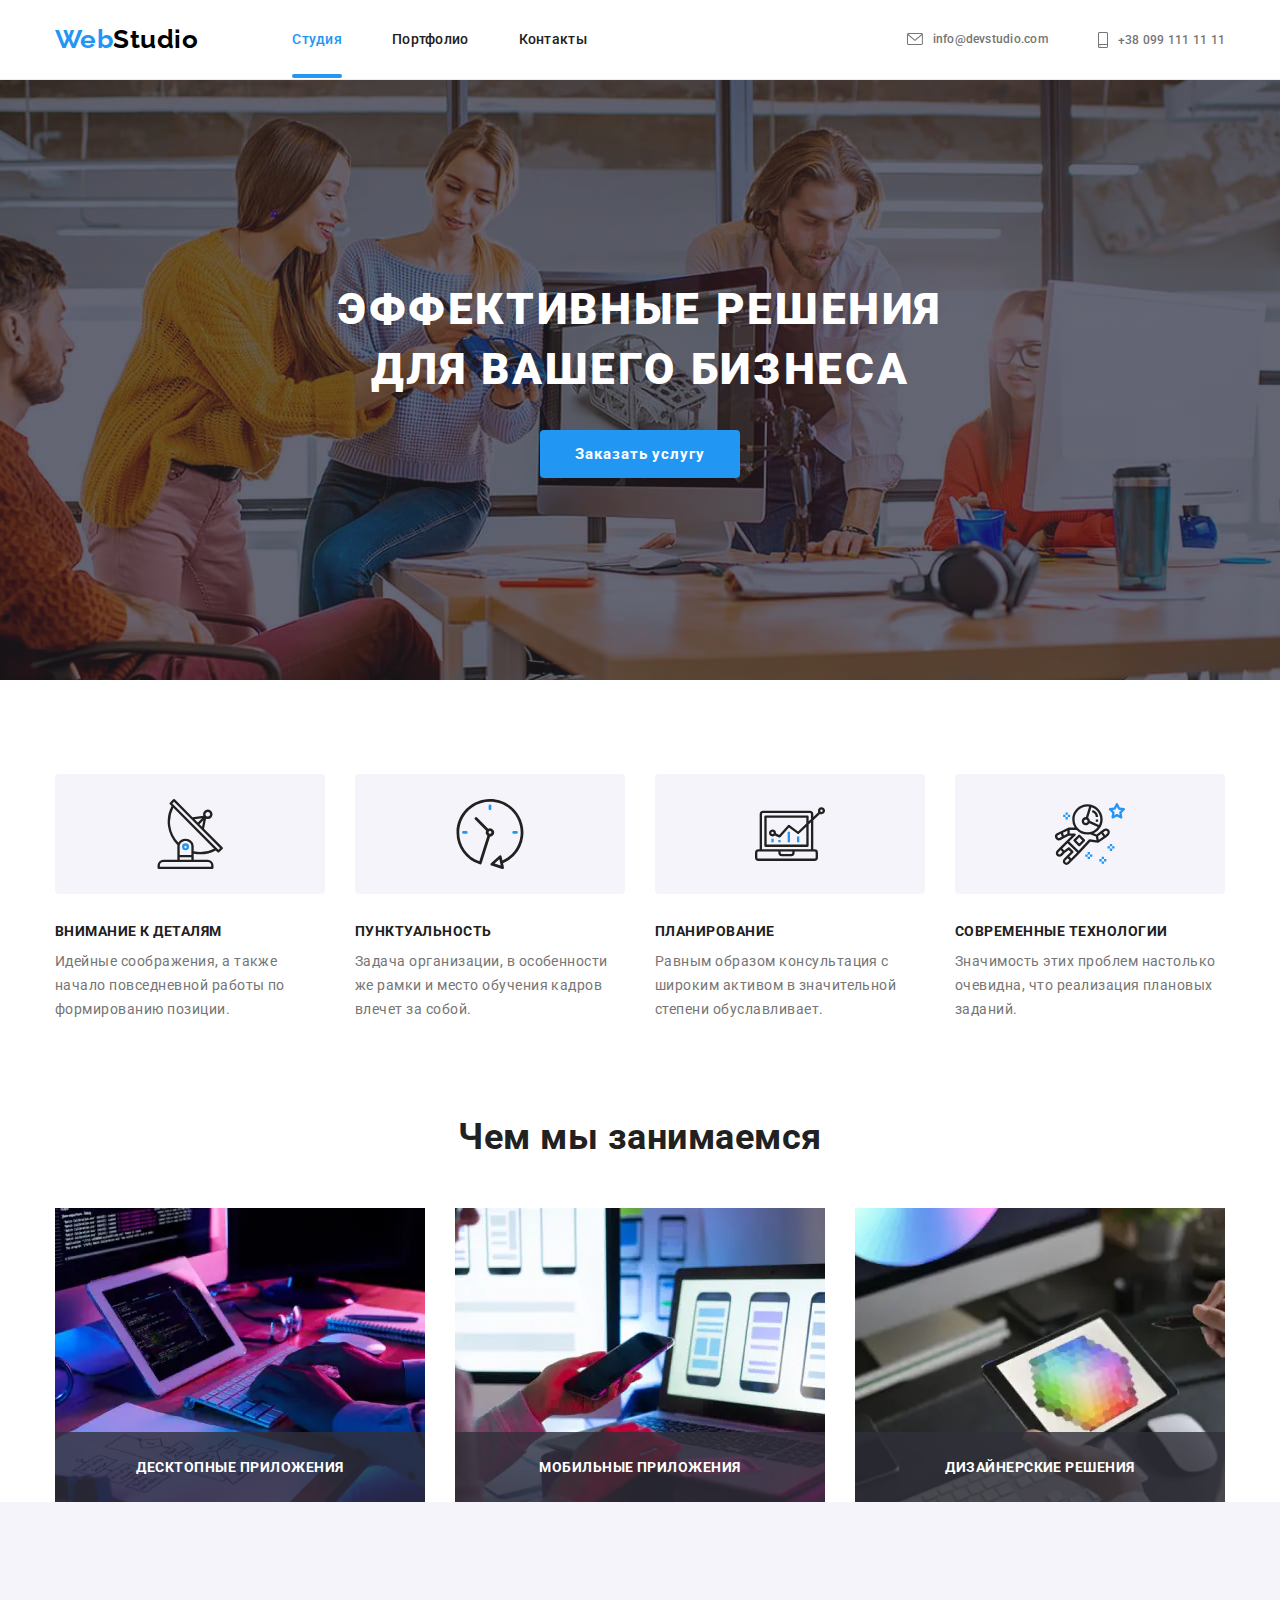
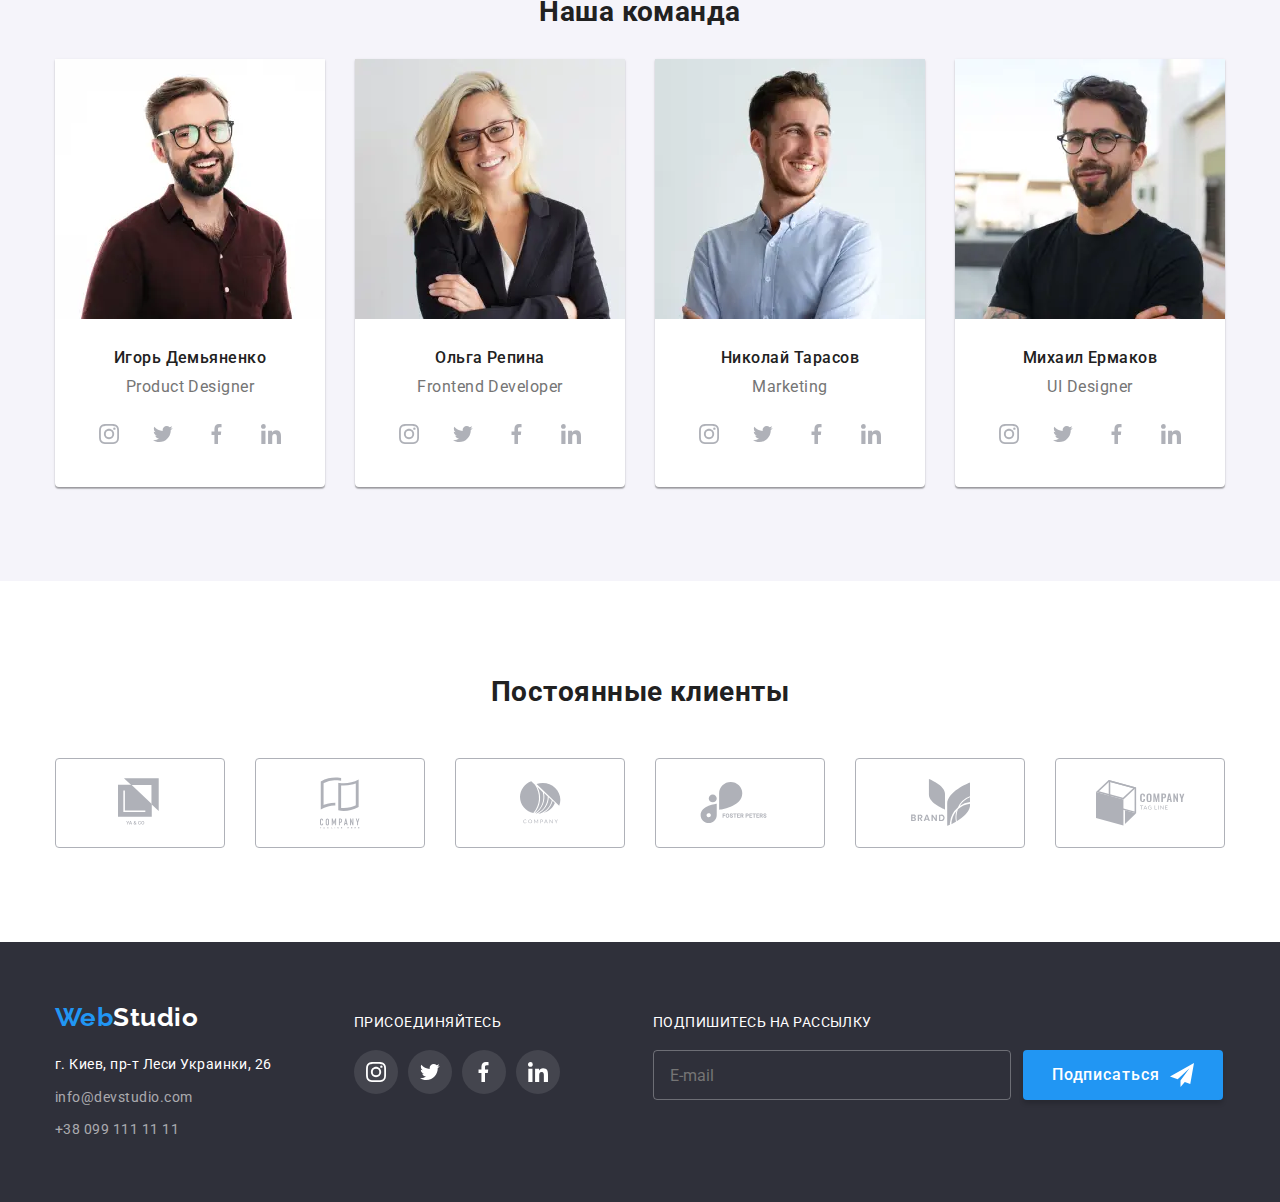
<file: index.html>
<!DOCTYPE html>
<html lang="ru">
<head>
    <meta charset="UTF-8">
    <meta name="viewport" content="width=device-width, initial-scale=1.0">
    <title>WebStudio|Студия</title>
    <link rel="stylesheet" href="https://cdnjs.cloudflare.com/ajax/libs/modern-normalize/1.0.0/modern-normalize.min.css">
    <link rel="stylesheet" href="./css/main.min.css">
    <link rel="preconnect" href="https://fonts.gstatic.com">
    <link href="https://fonts.googleapis.com/css2?family=Raleway:wght@700&family=Roboto:wght@400;500;700;900&display=swap"
    rel="stylesheet">
</head>
<body>
    <!-- header -->
    <header class="header">
        <div class="container">
            <a class="logo" href="./index.html">Web<span class="logo-studio-header">Studio</span></a>

            <div class="menu-mobile" data-menu>
                <nav class="nav">
                    <ul class="links">
                        <li class="item active"><a class="nav-link active-page" href="./index.html">Студия</a></li>
                        <li class="item"><a class="nav-link" href="./portfolio.html">Портфолио</a></li>
                        <li class="item"><a class="nav-link" href="./index.html">Контакты</a></li>
                    </ul>
                </nav>
                
                <ul class="contacts">
                    <li class="item">
                        <a class="contacts-header" href="mailto:info@example.com">
                            <svg class="icon-letter" width="16" height="12">
                                <use href="./images/all-svg-icons.svg#icon-letter"></use>
                            </svg>
                            info@devstudio.com
                        </a>
                    </li>
                    <li class="item">
                        <a class="contacts-header" href="tel:+380991111111">
                            <svg class="icon-smartphone" width="10" height="16">
                                <use href="./images/all-svg-icons.svg#icon-smartphone"></use>
                            </svg>
                            +38 099 111 11 11
                        </a>
                    </li>
                </ul>
            </div>

            <!-- menu button for mobile version -->
            <button type="button" class="menu-button-mobile" data-menu-button>
                <svg width="40" height="40">
                    <use class="icon-burger" href="./images/all-svg-icons.svg#icon-burger"></use>
                    <use class="icon-close" href="./images/all-svg-icons.svg#icon-close"></use>
                </svg>
            </button>
        </div>
    </header>
    <!-- main -->
    <main>
        <section class="hero">
            <div class="container">
                <h1 class="hero-title">Эффективные решения для вашего бизнеса</h1>
                <button data-modal-open class="order-button" type="button">Заказать услугу</button>
                <!-- modal window -->
                <div data-modal class="backdrop is-hidden">
                    <div class="modal-window">
                        <button class="button-close" data-modal-close type="button">
                            <svg class="icon-close" width="18" height="18">
                                <use href="./images/all-svg-icons.svg#icon-close"></use>
                            </svg>
                        </button>
                        <form class="modal-form">
                            <b class="title">Оставьте свои данные, мы вам перезвоним</b>
                            <div class="form-field">
                                <p class="input-title">Имя</p>
                                <input type="name" name="name" id="name">
                                <svg class="icon-human" width="18" height="18">
                                    <use href="./images/all-svg-icons.svg#icon-human"></use>
                                </svg>
                            </div>
                            <div class="form-field">
                                <p class="input-title">Телефон</p>
                                <input type="tel" name="tel" id="tel">
                                <svg class="icon-phone2" width="18" height="18">
                                    <use href="./images/all-svg-icons.svg#icon-phone2"></use>
                                </svg>
                            </div>
                            <div class="form-field">
                                <p class="input-title">Почта</p>
                                <input type="email" name="email" id="email">
                                <svg class="icon-letter2" width="18" height="18">
                                    <use href="./images/all-svg-icons.svg#icon-letter2"></use>
                                </svg>
                            </div>
                            <div class="form-field">
                                <p class="input-title">Комментарий</p>
                                <textarea name="comment" id="comment" placeholder="Введите текст"></textarea>
                            </div>
                            <div class="checkbox-field">
                                <label> 
                                    <input class="checkbox visually-hidden" type="checkbox" name="policy">
                                    <span class="checkbox-icon"></span>
                                    Соглашаюсь с рассылкой и принимаю
                                    <a href="">Условия договора</a>
                                </label>
                            </div>
                            <button class="submit-button" type="submit">Отправить</button>
                        </form>
                    </div>
                </div>
            </div>
        </section>
        <!-- benefits -->
        <section class="benefits">
            <div class="container">
                <!-- hidden title -->
                <h2 class="visually-hidden">Преимущества</h2>

                <ul class="benefits-list">
                    <li class="item">
                        <div class="icon-background">
                            <svg width="70" height="70">
                                <use href="./images/all-svg-icons.svg#icon-benefits-details"></use>
                            </svg>
                        </div>
                        <h3 class="benefits-title">Внимание к деталям</h3>
                        <p class="benefits-description">Идейные соображения, а также начало повседневной работы по формированию
                            позиции.</p>
                    </li>
                
                    <li class="item">
                        <div class="icon-background">
                            <svg width="70" height="70">
                                <use href="./images/all-svg-icons.svg#icon-benefits-punctuality"></use>
                            </svg>
                        </div>
                        <h3 class="benefits-title">Пунктуальность</h3>
                        <p class="benefits-description">Задача организации, в особенности же рамки и место обучения кадров влечет
                            за собой.</p>
                    </li>
                
                    <li class="item">
                        <div class="icon-background">
                            <svg width="70" height="70">
                                <use href="./images/all-svg-icons.svg#icon-benefits-planing"></use>
                            </svg>
                        </div>
                        <h3 class="benefits-title">Планирование</h3>
                        <p class="benefits-description">Равным образом консультация с широким активом в значительной степени
                            обуславливает.</p>
                    </li>
                
                    <li class="item">
                        <div class="icon-background">
                            <svg width="70" height="70">
                                <use href="./images/all-svg-icons.svg#icon-benefits-technology"></use>
                            </svg>
                        </div>
                        <h3 class="benefits-title">Современные технологии</h3>
                        <p class="benefits-description">Значимость этих проблем настолько очевидна, что реализация плановых
                            заданий.</p>
                    </li>
                </ul>
            </div>
        </section>
        <!-- our-work -->
        <section class="our-work">
            <div class="container">
                <h2 class="work-title">Чем мы занимаемся</h2>
                <ul class="work-photo">
                    <li class="item">
                        <picture>
                            <source srcset="./images/studio/desktop/photo-work1-desktop.webp 1x, 
                                            ./images/studio/desktop/photo-work1-desktop-@2x.webp 2x, 
                                            ./images/studio/desktop/photo-work1-desktop-@3x.webp 3x"
                                            type="image/webp" media="(min-width:1200px)">

                            <source srcset="./images/studio/desktop/photo-work1-desktop.jpg 1x, 
                                            ./images/studio/desktop/photo-work1-desktop-@2x.jpg 2x, 
                                            ./images/studio/desktop/photo-work1-desktop-@3x.jpg 3x" 
                                            media="(min-width:1200px)">
                            <img src="./images/studio/desktop/photo-work1-desktop.jpg" alt="Десктопные приложения" width="370">
                        </picture>
                        <h3 class="work-text">Десктопные приложения</h3>
                    </li>
                    <li class="item">
                        <picture>
                            <source srcset="./images/studio/desktop/photo-work2-desktop.webp 1x, 
                                            ./images/studio/desktop/photo-work2-desktop-@2x.webp 2x, 
                                            ./images/studio/desktop/photo-work2-desktop-@3x.webp 3x" 
                                            type="image/webp" media="(min-width:1200px)">
                        
                            <source srcset="./images/studio/desktop/photo-work2-desktop.jpg 1x, 
                                            ./images/studio/desktop/photo-work2-desktop-@2x.jpg 2x, 
                                            ./images/studio/desktop/photo-work2-desktop-@3x.jpg 3x" 
                                            media="(min-width:1200px)">
                        
                            <img src="./images/studio/desktop/photo-work2-desktop.jpg" alt="Мобильные приложения" width="370">
                        </picture>
                        <h3 class="work-text">Мобильные приложения</h3>
                    </li>
                    <li class="item">
                        <picture>
                            <source srcset="./images/studio/desktop/photo-work3-desktop.webp 1x, 
                                            ./images/studio/desktop/photo-work3-desktop-@2x.webp 2x, 
                                            ./images/studio/desktop/photo-work3-desktop-@3x.webp 3x" 
                                            type="image/webp"media="(min-width:1200px)">
                        
                            <source srcset="./images/studio/desktop/photo-work3-desktop.jpg 1x, 
                                            ./images/studio/desktop/photo-work3-desktop-@2x.jpg 2x, 
                                            ./images/studio/desktop/photo-work3-desktop-@3x.jpg 3x"
                                            media="(min-width:1200px)">
                        
                            <img src="./images/studio/desktop/photo-work3-desktop.jpg" alt="Дизайнерские решения" width="370">
                        </picture>
                        <h3 class="work-text">Дизайнерские решения</h3>
                    </li>
                </ul>
            </div>
        </section>
        <!-- team -->
        <section class="team">
            <div class="container">
                <h2 class="team-title">Наша команда</h2>
                <ul class="team-cards">
                    <li class="item">
                        <picture>
                            <source srcset="./images/studio/mobile/ihor-mobile.webp 1x, 
                                            ./images/studio/mobile/ihor-mobile-@2x.webp 2x, 
                                            ./images/studio/mobile/ihor-mobile-@3x.webp 3x" 
                                            type="image/webp" media="(max-width:480px)">
                        
                            <source srcset="./images/studio/mobile/ihor-mobile.jpg 1x, 
                                            ./images/studio/mobile/ihor-mobile-@2x.jpg 2x, 
                                            ./images/studio/mobile/ihor-mobile-@3x.jpg 3x"
                                            media="(max-width:480px)">

                            <source srcset="./images/studio/tablet/ihor-tablet.webp 1x, 
                                            ./images/studio/tablet/ihor-tablet-@2x.webp 2x, 
                                            ./images/studio/tablet/ihor-tablet-@3x.webp 3x" 
                                            type="image/webp"media="(min-width:481px) and (max-width:768px)">
                            
                            <source srcset="./images/studio/tablet/ihor-tablet.jpg 1x, 
                                            ./images/studio/tablet/ihor-tablet-@2x.jpg 2x, 
                                            ./images/studio/tablet/ihor-tablet-@3x.jpg 3x" media="(min-width:481px) and (max-width:768px)">

                            <source srcset="./images/studio/desktop/ihor-desktop.webp 1x, 
                                            ./images/studio/desktop/ihor-desktop-@2x.webp 2x, 
                                            ./images/studio/desktop/ihor-desktop-@3x.webp 3x" 
                                            type="image/webp" media="(min-width:769px)">
                            
                            <source srcset="./images/studio/desktop/ihor-desktop.jpg 1x, 
                                            ./images/studio/desktop/ihor-desktop-@2x.jpg 2x, 
                                            ./images/studio/desktop/ihor-desktop-@3x.jpg 3x"
                                            media="(min-width:769px)">
                        
                            <img src="./images/studio/mobile/ihor-mobile.jpg" alt="Игорь Демьяненко" width="270">
                        </picture>
                        <div class="description">
                            <h3 class="team-name">Игорь Демьяненко</h3>
                            <p class="team-employee">Product Designer</p>
                            <ul class="social-links">
                                <li class="link-item">
                                    <a href="">
                                        <svg width="20" height="20">
                                            <use href="./images/all-svg-icons.svg#icon-instagram"></use>
                                        </svg>
                                    </a>
                                </li>
                                <li class="link-item">
                                    <a href="">
                                        <svg width="20" height="20">
                                            <use href="./images/all-svg-icons.svg#icon-twitter"></use>
                                        </svg>
                                    </a>
                                </li>
                                <li class="link-item">
                                    <a href="">
                                        <svg width="20" height="20">
                                            <use href="./images/all-svg-icons.svg#icon-facebook"></use>
                                        </svg>
                                    </a>
                                </li>
                                <li class="link-item">
                                    <a href="">
                                        <svg width="20" height="20">
                                            <use href="./images/all-svg-icons.svg#icon-linkedin"></use>
                                        </svg>
                                    </a>
                                </li>
                            </ul>
                        </div>
                    </li>
                    <li class="item">
                        <picture>
                            <source srcset="./images/studio/mobile/olha-mobile.webp 1x, 
                                            ./images/studio/mobile/olha-mobile-@2x.webp 2x, 
                                            ./images/studio/mobile/olha-mobile-@3x.webp 3x" type="image/webp"
                                media="(max-width:480px)">
                        
                            <source srcset="./images/studio/mobile/olha-mobile.jpg 1x, 
                                            ./images/studio/mobile/olha-mobile-@2x.jpg 2x, 
                                            ./images/studio/mobile/olha-mobile-@3x.jpg 3x" media="(max-width:480px)">
                        
                            <source srcset="./images/studio/tablet/olha-tablet.webp 1x, 
                                            ./images/studio/tablet/olha-tablet-@2x.webp 2x, 
                                            ./images/studio/tablet/olha-tablet-@3x.webp 3x" type="image/webp"
                                media="(min-width:481px) and (max-width:768px)">
                        
                            <source srcset="./images/studio/tablet/olha-tablet.jpg 1x, 
                                            ./images/studio/tablet/olha-tablet-@2x.jpg 2x, 
                                            ./images/studio/tablet/olha-tablet-@3x.jpg 3x"
                                media="(min-width:481px) and (max-width:768px)">
                        
                            <source srcset="./images/studio/desktop/olha-desktop.webp 1x, 
                                            ./images/studio/desktop/olha-desktop-@2x.webp 2x, 
                                            ./images/studio/desktop/olha-desktop-@3x.webp 3x" type="image/webp"
                                media="(min-width:769px)">
                        
                            <source srcset="./images/studio/desktop/olha-desktop.jpg 1x, 
                                            ./images/studio/desktop/olha-desktop-@2x.jpg 2x, 
                                            ./images/studio/desktop/olha-desktop-@3x.jpg 3x"
                                media="(min-width:769px)">
                        
                            <img src="./images/studio/mobile/olha-mobile.jpg" alt="Ольга Репина" width="270">
                        </picture>
                        <div class="description">
                            <h3 class="team-name">Ольга Репина</h3>
                            <p class="team-employee">Frontend Developer</p>
                            <ul class="social-links">
                                <li class="link-item">
                                    <a href="">
                                        <svg width="20" height="20">
                                            <use href="./images/all-svg-icons.svg#icon-instagram"></use>
                                        </svg>
                                    </a>
                                </li>
                                <li class="link-item">
                                    <a href="">
                                        <svg width="20" height="20">
                                            <use href="./images/all-svg-icons.svg#icon-twitter"></use>
                                        </svg>
                                    </a>
                                </li>
                                <li class="link-item">
                                    <a href="">
                                        <svg width="20" height="20">
                                            <use href="./images/all-svg-icons.svg#icon-facebook"></use>
                                        </svg>
                                    </a>
                                </li>
                                <li class="link-item">
                                    <a href="">
                                        <svg width="20" height="20">
                                            <use href="./images/all-svg-icons.svg#icon-linkedin"></use>
                                        </svg>
                                    </a>
                                </li>
                            </ul>
                        </div>
                    </li>
                    <li class="item">
                        <picture>
                            <source srcset="./images/studio/mobile/nikolay-mobile.webp 1x, 
                                            ./images/studio/mobile/nikolay-mobile-@2x.webp 2x, 
                                            ./images/studio/mobile/nikolay-mobile-@3x.webp 3x"
                                type="image/webp" media="(max-width:480px)">
                        
                            <source srcset="./images/studio/mobile/nikolay-mobile.jpg 1x, 
                                            ./images/studio/mobile/nikolay-mobile-@2x.jpg 2x, 
                                            ./images/studio/mobile/nikolay-mobile-@3x.jpg 3x"
                                media="(max-width:480px)">
                        
                            <source srcset="./images/studio/tablet/nikolay-tablet.webp 1x, 
                                            ./images/studio/tablet/nikolay-tablet-@2x.webp 2x, 
                                            ./images/studio/tablet/nikolay-tablet-@3x.webp 3x"
                                type="image/webp" media="(min-width:481px) and (max-width:768px)">
                        
                            <source srcset="./images/studio/tablet/nikolay-tablet.jpg 1x, 
                                            ./images/studio/tablet/nikolay-tablet-@2x.jpg 2x, 
                                            ./images/studio/tablet/nikolay-tablet-@3x.jpg 3x"
                                media="(min-width:481px) and (max-width:768px)">
                        
                            <source srcset="./images/studio/desktop/nikolay-desktop.webp 1x, 
                                            ./images/studio/desktop/nikolay-desktop-@2x.webp 2x, 
                                            ./images/studio/desktop/nikolay-desktop-@3x.webp 3x"
                                type="image/webp" media="(min-width:769px)">
                        
                            <source srcset="./images/studio/desktop/nikolay-desktop.jpg 1x, 
                                            ./images/studio/desktop/nikolay-desktop-@2x.jpg 2x, 
                                            ./images/studio/desktop/nikolay-desktop-@3x.jpg 3x"
                                media="(min-width:769px)">
                        
                            <img src="./images/studio/mobile/nikolay-mobile.jpg" alt="Николай Тарасов" width="270">
                        </picture>
                        <div class="description">
                            <h3 class="team-name">Николай Тарасов</h3>
                            <p class="team-employee">Marketing</p>
                            <ul class="social-links">
                                <li class="link-item">
                                    <a href="">
                                        <svg width="20" height="20">
                                            <use href="./images/all-svg-icons.svg#icon-instagram"></use>
                                        </svg>
                                    </a>
                                </li>
                                <li class="link-item">
                                    <a href="">
                                        <svg width="20" height="20">
                                            <use href="./images/all-svg-icons.svg#icon-twitter"></use>
                                        </svg>
                                    </a>
                                </li>
                                <li class="link-item">
                                    <a href="">
                                        <svg width="20" height="20">
                                            <use href="./images/all-svg-icons.svg#icon-facebook"></use>
                                        </svg>
                                    </a>
                                </li>
                                <li class="link-item">
                                    <a href="">
                                        <svg width="20" height="20">
                                            <use href="./images/all-svg-icons.svg#icon-linkedin"></use>
                                        </svg>
                                    </a>
                                </li>
                            </ul>
                        </div>
                    </li>
                    <li class="item">
                        <picture>
                            <source
                                srcset="./images/studio/mobile/mikhail-mobile.webp 1x, 
                                                                                                                    ./images/studio/mobile/mikhail-mobile-@2x.webp 2x, 
                                                                                                                    ./images/studio/mobile/mikhail-mobile-@3x.webp 3x"
                                type="image/webp" media="(max-width:480px)">
                        
                            <source
                                srcset="./images/studio/mobile/mikhail-mobile.jpg 1x, 
                                                                                                                    ./images/studio/mobile/mikhail-mobile-@2x.jpg 2x, 
                                                                                                                    ./images/studio/mobile/mikhail-mobile-@3x.jpg 3x"
                                media="(max-width:480px)">
                        
                            <source
                                srcset="./images/studio/tablet/mikhail-tablet.webp 1x, 
                                                                                                                    ./images/studio/tablet/mikhail-tablet-@2x.webp 2x, 
                                                                                                                    ./images/studio/tablet/mikhail-tablet-@3x.webp 3x"
                                type="image/webp" media="(min-width:481px) and (max-width:768px)">
                        
                            <source
                                srcset="./images/studio/tablet/mikhail-tablet.jpg 1x, 
                                                                                                                    ./images/studio/tablet/mikhail-tablet-@2x.jpg 2x, 
                                                                                                                    ./images/studio/tablet/mikhail-tablet-@3x.jpg 3x"
                                media="(min-width:481px) and (max-width:768px)">
                        
                            <source
                                srcset="./images/studio/desktop/mikhail-desktop.webp 1x, 
                                                                                                                    ./images/studio/desktop/mikhail-desktop-@2x.webp 2x, 
                                                                                                                    ./images/studio/desktop/mikhail-desktop-@3x.webp 3x"
                                type="image/webp" media="(min-width:769px)">
                        
                            <source
                                srcset="./images/studio/desktop/mikhail-desktop.jpg 1x, 
                                                                                                                    ./images/studio/desktop/mikhail-desktop-@2x.jpg 2x, 
                                                                                                                    ./images/studio/desktop/mikhail-desktop-@3x.jpg 3x"
                                media="((min-width:769px)">
                        
                            <img src="./images/studio/mobile/mikhail-mobile.jpg" alt="Николай Тарасов" width="270">
                        </picture>
                        <div class="description">
                            <h3 class="team-name">Михаил Ермаков</h3>
                            <p class="team-employee">UI Designer</p>
                            <ul class="social-links">
                                <li class="link-item">
                                    <a href="">
                                        <svg width="20" height="20">
                                            <use href="./images/all-svg-icons.svg#icon-instagram"></use>
                                        </svg>
                                    </a>
                                </li>
                                <li class="link-item">
                                    <a href="">
                                        <svg width="20" height="20">
                                            <use href="./images/all-svg-icons.svg#icon-twitter"></use>
                                        </svg>
                                    </a>
                                </li>
                                <li class="link-item">
                                    <a href="">
                                        <svg width="20" height="20">
                                            <use href="./images/all-svg-icons.svg#icon-facebook"></use>
                                        </svg>
                                    </a>
                                </li>
                                <li class="link-item">
                                    <a href="">
                                        <svg width="20" height="20">
                                            <use href="./images/all-svg-icons.svg#icon-linkedin"></use>
                                        </svg>
                                    </a>
                                </li>
                            </ul>
                        </div>
                    </li>
                </ul>
            </div>
        </section>
        <section class="clients">
            <div class="container">
                <h2 class="clients-title">Постоянные клиенты</h2>
                <ul class="clients-list">
                    <li class="item">
                        <a href="">
                            <svg width="45" height="50">
                                <use href="./images/all-svg-icons.svg#icon-company-1"></use>
                            </svg>
                        </a>
                    </li>
                    <li class="item">
                        <a href="">
                            <svg width="40" height="52">
                                <use href="./images/all-svg-icons.svg#icon-company-2"></use>
                            </svg>
                        </a>
                    </li>
                    <li class="item">
                        <a href="">
                            <svg width="41" height="43">
                                <use href="./images/all-svg-icons.svg#icon-company-3"></use>
                            </svg>
                        </a>
                    </li>
                    <li class="item">
                        <a href="">
                            <svg width="80" height="42">
                                <use href="./images/all-svg-icons.svg#icon-company-4"></use>
                            </svg>
                        </a>
                    </li>
                    <li class="item">
                        <a href="">
                            <svg width="59" height="47">
                                <use href="./images/all-svg-icons.svg#icon-company-5"></use>
                            </svg>
                        </a>
                    </li>
                    <li class="item">
                        <a href="">
                            <svg width="89" height="46">
                                <use href="./images/all-svg-icons.svg#icon-company-6"></use>
                            </svg>
                        </a>
                    </li>
                </ul>
            </div>
        </section>
    </main>
    <!-- footer -->
    <footer class="footer">
        <div class="container">
            <div class="foorer-all-contacts">
                <a class="logo" href="./index.html">Web<span class="logo-studio-footer">Studio</span></a>
                <address>
                    <ul class="address-list">
                        <li class="item">
                            <p class="location">г. Киев, пр-т Леси Украинки, 26</p>
                        </li>
                        <li class="item">
                            <a class="contacts-footer" href="mailto:info@example.com">info@devstudio.com</a>
                        </li>
                        <li class="item">
                            <a class="contacts-footer" href="tel:+380991111111">+38 099 111 11 11</a>
                        </li>
                    </ul>
                </address>
            </div>
            <div class="social-links-footer">
                <h2 class="title">Присоединяйтесь</h2>
                <ul class="links-list">
                    <li class="item">
                        <a href="">
                            <svg width="20" height="20">
                                <use href="./images/all-svg-icons.svg#icon-instagram"></use>
                            </svg>
                        </a>
                    </li>
                    <li class="item">
                        <a href="">
                            <svg width="20" height="20">
                                <use href="./images/all-svg-icons.svg#icon-twitter"></use>
                            </svg>
                        </a>
                    </li>
                    <li class="item">
                        <a href="">
                            <svg width="20" height="20">
                                <use href="./images/all-svg-icons.svg#icon-facebook"></use>
                            </svg>
                        </a>
                    </li>
                    <li class="item">
                        <a href="">
                            <svg width="20" height="20">
                                <use href="./images/all-svg-icons.svg#icon-linkedin"></use>
                            </svg>
                        </a>
                    </li>
                </ul>
            </div>
            <div class="subscribe">
                <b class="title">Подпишитесь на рассылку</b>
                <form class="form js-form">
                    <input type="email" name="email" placeholder="E-mail" class="email"/>
                    <button type="submit">Подписаться
                        <svg class="icon-send" width="24" height="24">
                            <use href="./images/all-svg-icons.svg#icon-send"></use>
                        </svg>
                    </button>
                </form>
            </div>
        </div>
    </footer>
    <!-- scripts -->
    <script src="./js/modal.js"></script>
    <script src="./js/menu.js"></script>
    <script src="./js/js-form-ckeck.js"></script>
</body>
</html>
</file>
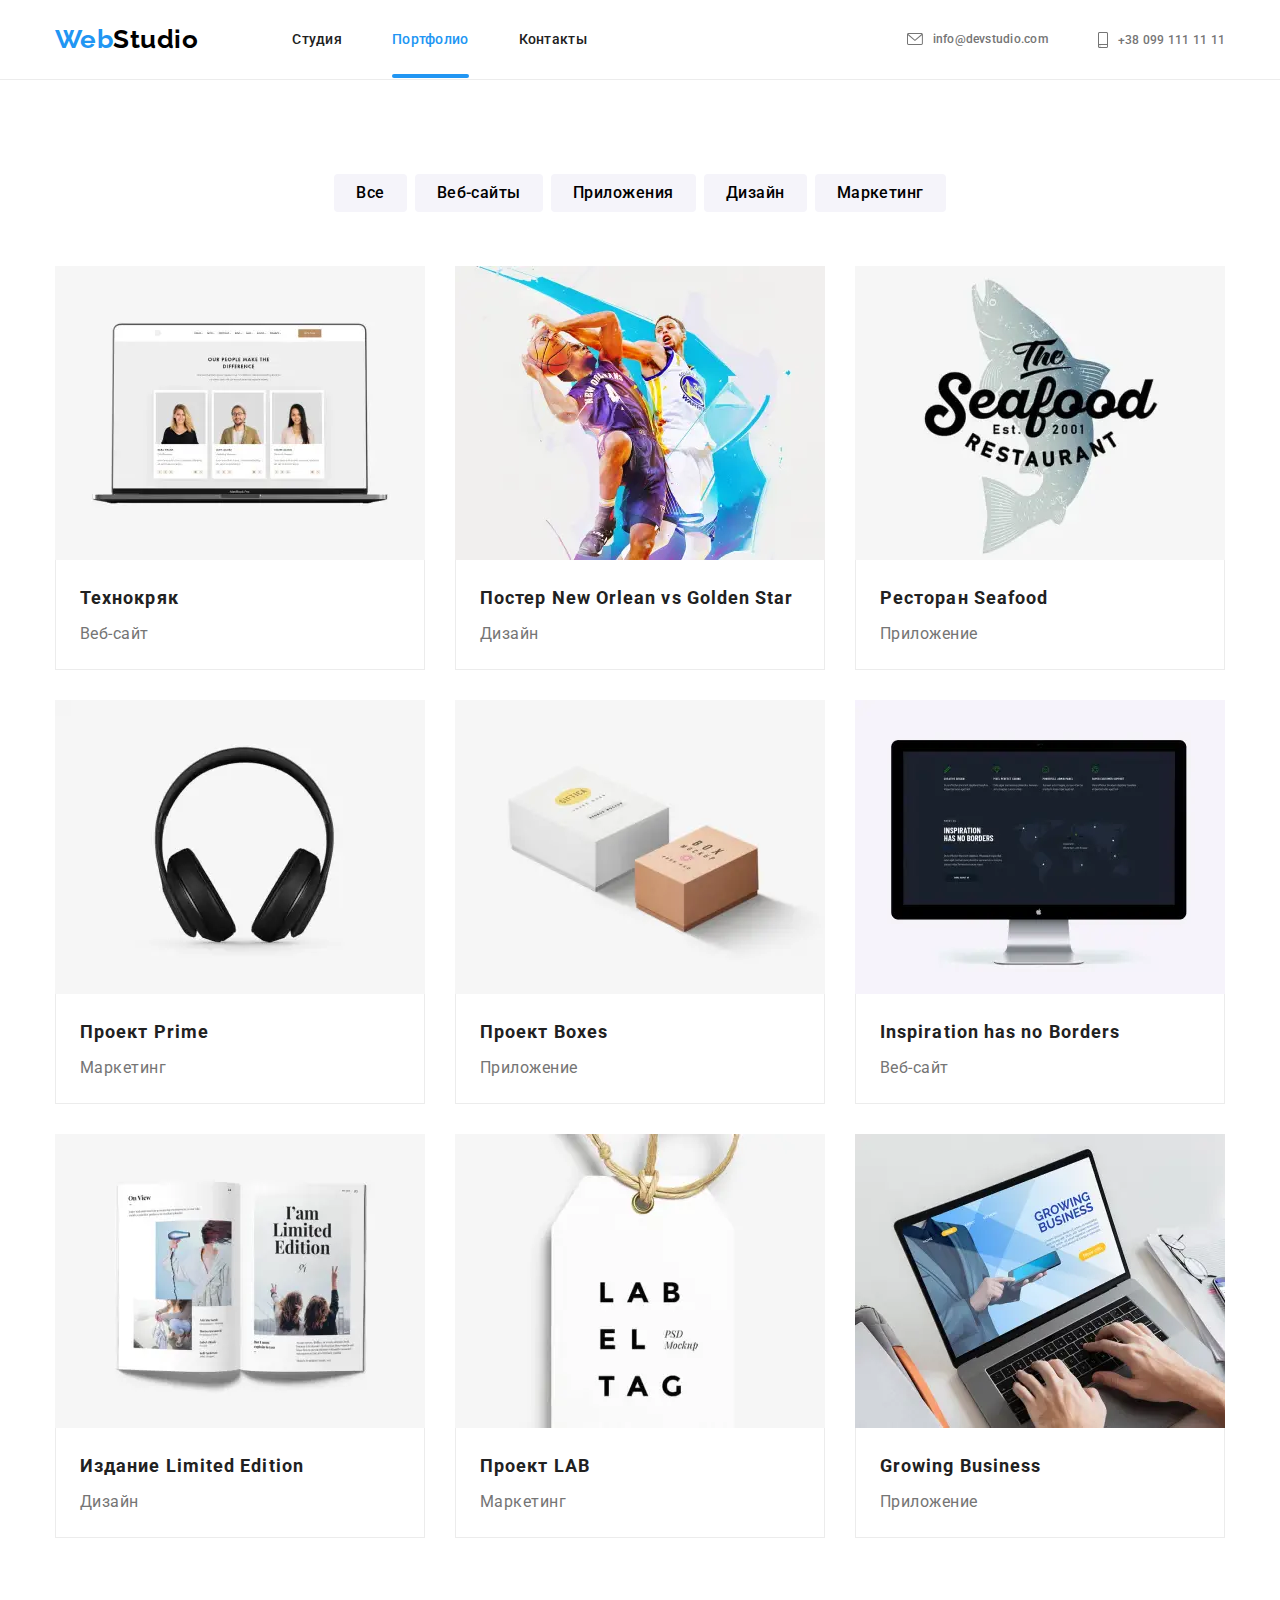
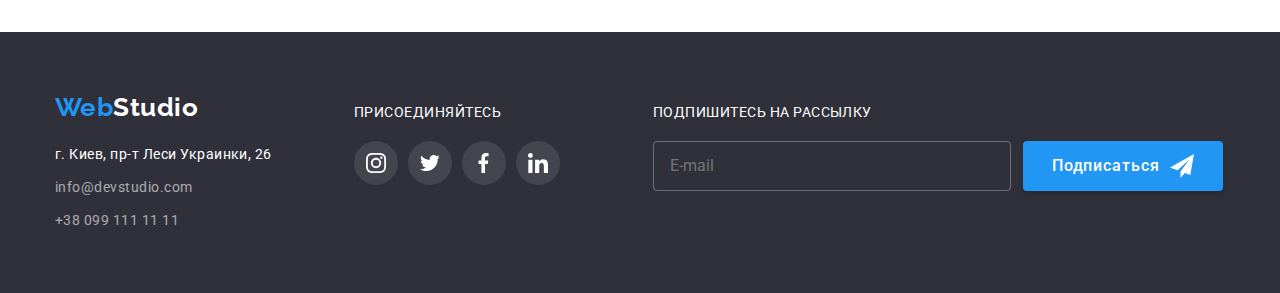
<file: portfolio.html>
<!DOCTYPE html>
<html lang="ru">
<head>
    <meta charset="UTF-8">
    <meta name="viewport" content="width=device-width, initial-scale=1.0">
    <title>WebStudio|Портфолио</title>
    <link rel="stylesheet" href="https://cdnjs.cloudflare.com/ajax/libs/modern-normalize/1.0.0/modern-normalize.min.css">
    <link rel="stylesheet" href="./css/main.min.css">
    <link rel="preconnect" href="https://fonts.gstatic.com">
    <link href="https://fonts.googleapis.com/css2?family=Raleway:wght@700&family=Roboto:wght@400;500;700;900&display=swap"
    rel="stylesheet">
</head>
<body>
    <!-- header -->
    <header class="header">
        <div class="container">
            <a class="logo" href="./index.html">Web<span class="logo-studio-header">Studio</span></a>
    
            <div class="menu-mobile" data-menu>
                <nav class="nav">
                    <ul class="links">
                        <li class="item"><a class="nav-link" href="./index.html">Студия</a></li>
                        <li class="item active"><a class="nav-link active-page" href="./portfolio.html">Портфолио</a></li>
                        <li class="item"><a class="nav-link" href="./index.html">Контакты</a></li>
                    </ul>
                </nav>
    
                <ul class="contacts">
                    <li class="item">
                        <a class="contacts-header" href="mailto:info@example.com">
                            <svg class="icon-letter" width="16" height="12">
                                <use href="./images/all-svg-icons.svg#icon-letter"></use>
                            </svg>
                            info@devstudio.com
                        </a>
                    </li>
                    <li class="item">
                        <a class="contacts-header" href="tel:+380991111111">
                            <svg class="icon-smartphone" width="10" height="16">
                                <use href="./images/all-svg-icons.svg#icon-smartphone"></use>
                            </svg>
                            +38 099 111 11 11
                        </a>
                    </li>
                </ul>
            </div>
    
            <!-- menu button for mobile version -->
            <button type="button" class="menu-button-mobile" data-menu-button>
                <svg width="40" height="40">
                    <use class="icon-burger" href="./images/all-svg-icons.svg#icon-burger"></use>
                    <use class="icon-close" href="./images/all-svg-icons.svg#icon-close"></use>
                </svg>
            </button>
        </div>
    </header>
    <!-- main -->
    <main>
        <section class="container portfolio-container">
            <!-- hidden title -->
            <h1 class="visually-hidden">Портфолио</h1>
            <!-- buttons -->
            <ul class="buttons">
                <li><button class="button" type="button">Все</button></li>
                <li><button class="button" type="button">Веб-сайты</button></li>
                <li><button class="button" type="button">Приложения</button></li>
                <li><button class="button" type="button">Дизайн</button></li>
                <li><button class="button" type="button">Маркетинг</button></li>
            </ul>
            <!-- cards -->
            <ul class="portfolio-cards">
                <li class="item">
                    <a href="">
                        <div class="thumb">
                            <picture>
                                <source srcset="./images/portfolio/mobile/portfolio-tehnokryak-mobile.webp 1x, 
                                                ./images/portfolio/mobile/portfolio-tehnokryak-mobile-@2x.webp 2x, 
                                                ./images/portfolio/mobile/portfolio-tehnokryak-mobile-@3x.webp 3x" type="image/webp"
                                    media="(max-width:480px)">
                            
                                <source srcset="./images/portfolio/mobile/portfolio-tehnokryak-mobile.jpg 1x, 
                                                ./images/portfolio/mobile/portfolio-tehnokryak-mobile-@2x.jpg 2x, 
                                                ./images/portfolio/mobile/portfolio-tehnokryak-mobile-@3x.jpg 3x" media="(max-width:480px)">
                            
                                <source srcset="./images/portfolio/tablet/portfolio-tehnokryak-tablet.webp 1x, 
                                                ./images/portfolio/tablet/portfolio-tehnokryak-tablet-@2x.webp 2x, 
                                                ./images/portfolio/tablet/portfolio-tehnokryak-tablet-@3x.webp 3x" type="image/webp"
                                    media="(min-width:481px) and (max-width:768px)">
                            
                                <source srcset="./images/portfolio/tablet/portfolio-tehnokryak-tablet.jpg 1x, 
                                                ./images/portfolio/tablet/portfolio-tehnokryak-tablet-@2x.jpg 2x, 
                                                ./images/portfolio/tablet/portfolio-tehnokryak-tablet-@3x.jpg 3x"
                                    media="(min-width:481px) and (max-width:768px)">
                            
                                <source srcset="./images/portfolio/desktop/portfolio-tehnokryak-desktop.webp 1x, 
                                                ./images/portfolio/desktop/portfolio-tehnokryak-desktop-@2x.webp 2x, 
                                                ./images/portfolio/desktop/portfolio-tehnokryak-desktop-@3x.webp 3x" type="image/webp"
                                    media="(min-width:769px)">
                            
                                <source srcset="./images/portfolio/desktop/portfolio-tehnokryak-desktop.jpg 1x, 
                                                ./images/portfolio/desktop/portfolio-tehnokryak-desktop-@2x.jpg 2x, 
                                                ./images/portfolio/desktop/portfolio-tehnokryak-desktop-@3x.jpg 3x"
                                    media="(min-width:769px)">
                            
                                <img src="./images/portfolio/mobile/portfolio-tehnokryak-mobile.jpg" alt="Сайт Технокряк">
                            </picture>
                            <p class="text">Технокряк это современная площадка распространения коронавируса. Компании используют эту платформу для
                                цифрового шпионажа и атак на защищённые сервера конкурентов.</p>
                        </div>
                        <div class="description">
                            <h2 class="title">Технокряк</h2>
                            <p class="type">Веб-сайт</p>
                        </div>
                    </a>
                </li>
                <li class="item">
                    <a href="">
                        <div class="thumb">
                            <picture>
                                <source srcset="./images/portfolio/mobile/portfolio-new-orlean-vs-golden-star-mobile.webp 1x, 
                                                ./images/portfolio/mobile/portfolio-new-orlean-vs-golden-star-mobile-@2x.webp 2x, 
                                                ./images/portfolio/mobile/portfolio-new-orlean-vs-golden-star-mobile-@3x.webp 3x" type="image/webp"
                                    media="(max-width:480px)">
                            
                                <source srcset="./images/portfolio/mobile/portfolio-new-orlean-vs-golden-star-mobile.jpg 1x, 
                                                ./images/portfolio/mobile/portfolio-new-orlean-vs-golden-star-mobile-@2x.jpg 2x, 
                                                ./images/portfolio/mobile/portfolio-new-orlean-vs-golden-star-mobile-@3x.jpg 3x" media="(max-width:480px)">
                            
                                <source srcset="./images/portfolio/tablet/portfolio-new-orlean-vs-golden-star-tablet.webp 1x, 
                                                ./images/portfolio/tablet/portfolio-new-orlean-vs-golden-star-tablet-@2x.webp 2x, 
                                                ./images/portfolio/tablet/portfolio-new-orlean-vs-golden-star-tablet-@3x.webp 3x" type="image/webp"
                                    media="(min-width:481px) and (max-width:768px)">
                            
                                <source srcset="./images/portfolio/tablet/portfolio-new-orlean-vs-golden-star-tablet.jpg 1x, 
                                                ./images/portfolio/tablet/portfolio-new-orlean-vs-golden-star-tablet-@2x.jpg 2x, 
                                                ./images/portfolio/tablet/portfolio-new-orlean-vs-golden-star-tablet-@3x.jpg 3x"
                                    media="(min-width:481px) and (max-width:768px)">
                            
                                <source srcset="./images/portfolio/desktop/portfolio-new-orlean-vs-golden-star-desktop.webp 1x, 
                                                ./images/portfolio/desktop/portfolio-new-orlean-vs-golden-star-desktop-@2x.webp 2x, 
                                                ./images/portfolio/desktop/portfolio-new-orlean-vs-golden-star-desktop-@3x.webp 3x" type="image/webp"
                                    media="(min-width:769px)">
                            
                                <source srcset="./images/portfolio/desktop/portfolio-new-orlean-vs-golden-star-desktop.jpg 1x, 
                                                ./images/portfolio/desktop/portfolio-new-orlean-vs-golden-star-desktop-@2x.jpg 2x, 
                                                ./images/portfolio/desktop/portfolio-new-orlean-vs-golden-star-desktop-@3x.jpg 3x"
                                    media="(min-width:769px)">
                            
                                <img src="./images/portfolio/mobile/portfolio-new-orlean-vs-golden-star-mobile.jpg" alt="Два баскетболиста">
                            </picture>
                            <p class="text">Технокряк это современная площадка распространения коронавируса. Компании используют эту платформу для
                                цифрового шпионажа и атак на защищённые сервера конкурентов.</p>
                        </div>
                        <div class="description">
                            <h2 class="title">Постер New Orlean vs Golden Star</h2>
                            <p class="type">Дизайн</p>
                        </div>
                    </a>
                </li>
                <li class="item">
                    <a href="">
                        <div class="thumb">
                            <picture>
                                <source srcset="./images/portfolio/mobile/potrfolio-seafood-mobile.webp 1x, 
                                                ./images/portfolio/mobile/potrfolio-seafood-mobile-@2x.webp 2x, 
                                                ./images/portfolio/mobile/potrfolio-seafood-mobile-@3x.webp 3x" type="image/webp"
                                    media="(max-width:480px)">
                            
                                <source srcset="./images/portfolio/mobile/potrfolio-seafood-mobile.jpg 1x, 
                                                ./images/portfolio/mobile/potrfolio-seafood-mobile-@2x.jpg 2x, 
                                                ./images/portfolio/mobile/potrfolio-seafood-mobile-@3x.jpg 3x" media="(max-width:480px)">
                            
                                <source srcset="./images/portfolio/tablet/potrfolio-seafood-tablet.webp 1x, 
                                                ./images/portfolio/tablet/potrfolio-seafood-tablet-@2x.webp 2x, 
                                                ./images/portfolio/tablet/potrfolio-seafood-tablet-@3x.webp 3x" type="image/webp"
                                    media="(min-width:481px) and (max-width:768px)">
                            
                                <source srcset="./images/portfolio/tablet/potrfolio-seafood-tablet.jpg 1x, 
                                                ./images/portfolio/tablet/potrfolio-seafood-tablet-@2x.jpg 2x, 
                                                ./images/portfolio/tablet/potrfolio-seafood-tablet-@3x.jpg 3x"
                                    media="(min-width:481px) and (max-width:768px)">
                            
                                <source srcset="./images/portfolio/desktop/potrfolio-seafood-desktop.webp 1x, 
                                                ./images/portfolio/desktop/potrfolio-seafood-desktop-@2x.webp 2x, 
                                                ./images/portfolio/desktop/potrfolio-seafood-desktop-@3x.webp 3x" type="image/webp"
                                    media="(min-width:769px)">
                            
                                <source srcset="./images/portfolio/desktop/potrfolio-seafood-desktop.jpg 1x, 
                                                ./images/portfolio/desktop/potrfolio-seafood-desktop-@2x.jpg 2x, 
                                                ./images/portfolio/desktop/potrfolio-seafood-desktop-@3x.jpg 3x"
                                    media="(min-width:769px)">
                            
                                <img src="./images/portfolio/mobile/potrfolio-seafood-mobile.jpg" alt="Логотип Ресторана Seafood">
                            </picture>
                            <p class="text">Технокряк это современная площадка распространения коронавируса. Компании используют эту платформу для
                                цифрового шпионажа и атак на защищённые сервера конкурентов.</p>
                        </div>
                        <div class="description">
                            <h2 class="title">Ресторан Seafood</h2>
                            <p class="type">Приложение</p>
                        </div>
                    </a>
                </li>
                <li class="item">
                    <a href="">
                        <div class="thumb">
                            <picture>
                                <source srcset="./images/portfolio/mobile/portfolio-prime-mobile.webp 1x, 
                                                ./images/portfolio/mobile/portfolio-prime-mobile-@2x.webp 2x, 
                                                ./images/portfolio/mobile/portfolio-prime-mobile-@3x.webp 3x" type="image/webp"
                                    media="(max-width:480px)">
                            
                                <source srcset="./images/portfolio/mobile/portfolio-prime-mobile.jpg 1x, 
                                                ./images/portfolio/mobile/portfolio-prime-mobile-@2x.jpg 2x, 
                                                ./images/portfolio/mobile/portfolio-prime-mobile-@3x.jpg 3x" media="(max-width:480px)">
                            
                                <source srcset="./images/portfolio/tablet/portfolio-prime-tablet.webp 1x, 
                                                ./images/portfolio/tablet/portfolio-prime-tablet-@2x.webp 2x, 
                                                ./images/portfolio/tablet/portfolio-prime-tablet-@3x.webp 3x" type="image/webp"
                                    media="(min-width:481px) and (max-width:768px)">
                            
                                <source srcset="./images/portfolio/tablet/portfolio-prime-tablet.jpg 1x, 
                                                ./images/portfolio/tablet/portfolio-prime-tablet-@2x.jpg 2x, 
                                                ./images/portfolio/tablet/portfolio-prime-tablet-@3x.jpg 3x"
                                    media="(min-width:481px) and (max-width:768px)">
                            
                                <source srcset="./images/portfolio/desktop/portfolio-prime-desktop.webp 1x, 
                                                ./images/portfolio/desktop/portfolio-prime-desktop-@2x.webp 2x, 
                                                ./images/portfolio/desktop/portfolio-prime-desktop-@3x.webp 3x" type="image/webp"
                                    media="(min-width:769px)">
                            
                                <source srcset="./images/portfolio/desktop/portfolio-prime-desktop.jpg 1x, 
                                                ./images/portfolio/desktop/portfolio-prime-desktop-@2x.jpg 2x, 
                                                ./images/portfolio/desktop/portfolio-prime-desktop-@3x.jpg 3x"
                                    media="(min-width:769px)">
                            
                                <img src="./images/portfolio/mobile/portfolio-prime-mobile.jpg" alt="Наушники">
                            </picture>
                            <p class="text">Технокряк это современная площадка распространения коронавируса. Компании используют эту платформу для
                                цифрового шпионажа и атак на защищённые сервера конкурентов.</p>
                        </div>
                        <div class="description">
                            <h2 class="title">Проект Prime</h2>
                            <p class="type">Маркетинг</p>
                        </div>
                    </a>
                </li>
                <li class="item">
                    <a href="">
                        <div class="thumb">
                            <picture>
                                <source srcset="./images/portfolio/mobile/portfolio-boxes-mobile.webp 1x, 
                                                ./images/portfolio/mobile/portfolio-boxes-mobile-@2x.webp 2x, 
                                                ./images/portfolio/mobile/portfolio-boxes-mobile-@3x.webp 3x" type="image/webp"
                                    media="(max-width:480px)">
                            
                                <source srcset="./images/portfolio/mobile/portfolio-boxes-mobile.jpg 1x, 
                                                ./images/portfolio/mobile/portfolio-boxes-mobile-@2x.jpg 2x, 
                                                ./images/portfolio/mobile/portfolio-boxes-mobile-@3x.jpg 3x" media="(max-width:480px)">
                            
                                <source srcset="./images/portfolio/tablet/portfolio-boxes-tablet.webp 1x, 
                                                ./images/portfolio/tablet/portfolio-boxes-tablet-@2x.webp 2x, 
                                                ./images/portfolio/tablet/portfolio-boxes-tablet-@3x.webp 3x" type="image/webp"
                                    media="(min-width:481px) and (max-width:768px)">
                            
                                <source srcset="./images/portfolio/tablet/portfolio-boxes-tablet.jpg 1x, 
                                                ./images/portfolio/tablet/portfolio-boxes-tablet-@2x.jpg 2x, 
                                                ./images/portfolio/tablet/portfolio-boxes-tablet-@3x.jpg 3x"
                                    media="(min-width:481px) and (max-width:768px)">
                            
                                <source srcset="./images/portfolio/desktop/portfolio-boxes-desktop.webp 1x, 
                                                ./images/portfolio/desktop/portfolio-boxes-desktop-@2x.webp 2x, 
                                                ./images/portfolio/desktop/portfolio-boxes-desktop-@3x.webp 3x" type="image/webp"
                                    media="(min-width:769px)">
                            
                                <source srcset="./images/portfolio/desktop/portfolio-boxes-desktop.jpg 1x, 
                                                ./images/portfolio/desktop/portfolio-boxes-desktop-@2x.jpg 2x, 
                                                ./images/portfolio/desktop/portfolio-boxes-desktop-@3x.jpg 3x"
                                    media="(min-width:769px)">
                            
                                <img src="./images/portfolio/mobile/portfolio-boxes-mobile.jpg" alt="Коробки">
                            </picture>
                            <p class="text">Технокряк это современная площадка распространения коронавируса. Компании используют эту платформу
                                для
                                цифрового шпионажа и атак на защищённые сервера конкурентов.</p>
                        </div>
                        <div class="description">
                            <h2 class="title">Проект Boxes</h2>
                            <p class="type">Приложение</p>
                        </div>
                    </a>
                </li>
                <li class="item">
                    <a href="">
                        <div class="thumb">
                            <picture>
                                <source srcset="./images/portfolio/mobile/portfolio-inspiration-has-no-borders-mobile.webp 1x, 
                                                ./images/portfolio/mobile/portfolio-inspiration-has-no-borders-mobile-@2x.webp 2x, 
                                                ./images/portfolio/mobile/portfolio-inspiration-has-no-borders-mobile-@3x.webp 3x" type="image/webp"
                                    media="(max-width:480px)">
                            
                                <source srcset="./images/portfolio/mobile/portfolio-inspiration-has-no-borders-mobile.jpg 1x, 
                                                ./images/portfolio/mobile/portfolio-inspiration-has-no-borders-mobile-@2x.jpg 2x, 
                                                ./images/portfolio/mobile/portfolio-inspiration-has-no-borders-mobile-@3x.jpg 3x" media="(max-width:480px)">
                            
                                <source srcset="./images/portfolio/tablet/portfolio-inspiration-has-no-borders-tablet.webp 1x, 
                                                ./images/portfolio/tablet/portfolio-inspiration-has-no-borders-tablet-@2x.webp 2x, 
                                                ./images/portfolio/tablet/portfolio-inspiration-has-no-borders-tablet-@3x.webp 3x" type="image/webp"
                                    media="(min-width:481px) and (max-width:768px)">
                            
                                <source srcset="./images/portfolio/tablet/portfolio-inspiration-has-no-borders-tablet.jpg 1x, 
                                                ./images/portfolio/tablet/portfolio-inspiration-has-no-borders-tablet-@2x.jpg 2x, 
                                                ./images/portfolio/tablet/portfolio-inspiration-has-no-borders-tablet-@3x.jpg 3x"
                                    media="(min-width:481px) and (max-width:768px)">
                            
                                <source srcset="./images/portfolio/desktop/portfolio-inspiration-has-no-borders-desktop.webp 1x, 
                                                ./images/portfolio/desktop/portfolio-inspiration-has-no-borders-desktop-@2x.webp 2x, 
                                                ./images/portfolio/desktop/portfolio-inspiration-has-no-borders-desktop-@3x.webp 3x" type="image/webp"
                                    media="(min-width:769px)">
                            
                                <source srcset="./images/portfolio/desktop/portfolio-inspiration-has-no-borders-desktop.jpg 1x, 
                                                ./images/portfolio/desktop/portfolio-inspiration-has-no-borders-desktop-@2x.jpg 2x, 
                                                ./images/portfolio/desktop/portfolio-inspiration-has-no-borders-desktop-@3x.jpg 3x"
                                    media="(min-width:769px)">
                            
                                <img src="./images/portfolio/mobile/portfolio-inspiration-has-no-borders-mobile.jpg" alt="Сайт Inspiration has no Borders">
                            </picture>
                            <p class="text">Технокряк это современная площадка распространения коронавируса. Компании используют эту платформу
                                для
                                цифрового шпионажа и атак на защищённые сервера конкурентов.</p>
                        </div>
                        <div class="description">
                            <h2 class="title">Inspiration has no Borders</h2>
                            <p class="type">Веб-сайт</p>
                        </div>
                    </a>
                </li>
                <li class="item">
                    <a href="">
                        <div class="thumb">
                            <picture>
                                <source srcset="./images/portfolio/mobile/portfolio-limited-edition-mobile.webp 1x, 
                                                ./images/portfolio/mobile/portfolio-limited-edition-mobile-@2x.webp 2x, 
                                                ./images/portfolio/mobile/portfolio-limited-edition-mobile-@3x.webp 3x" type="image/webp"
                                    media="(max-width:480px)">
                            
                                <source srcset="./images/portfolio/mobile/portfolio-limited-edition-mobile.jpg 1x, 
                                                ./images/portfolio/mobile/portfolio-limited-edition-mobile-@2x.jpg 2x, 
                                                ./images/portfolio/mobile/portfolio-limited-edition-mobile-@3x.jpg 3x" media="(max-width:480px)">
                            
                                <source srcset="./images/portfolio/tablet/portfolio-limited-edition-tablet.webp 1x, 
                                                ./images/portfolio/tablet/portfolio-limited-edition-tablet-@2x.webp 2x, 
                                                ./images/portfolio/tablet/portfolio-limited-edition-tablet-@3x.webp 3x" type="image/webp"
                                    media="(min-width:481px) and (max-width:768px)">
                            
                                <source srcset="./images/portfolio/tablet/portfolio-limited-edition-tablet.jpg 1x, 
                                                ./images/portfolio/tablet/portfolio-limited-edition-tablet-@2x.jpg 2x, 
                                                ./images/portfolio/tablet/portfolio-limited-edition-tablet-@3x.jpg 3x"
                                    media="(min-width:481px) and (max-width:768px)">
                            
                                <source srcset="./images/portfolio/desktop/portfolio-limited-edition-desktop.webp 1x, 
                                                ./images/portfolio/desktop/portfolio-limited-edition-desktop-@2x.webp 2x, 
                                                ./images/portfolio/desktop/portfolio-limited-edition-desktop-@3x.webp 3x" type="image/webp"
                                    media="(min-width:769px)">
                            
                                <source srcset="./images/portfolio/desktop/portfolio-limited-edition-desktop.jpg 1x, 
                                                ./images/portfolio/desktop/portfolio-limited-edition-desktop-@2x.jpg 2x, 
                                                ./images/portfolio/desktop/portfolio-limited-edition-desktop-@3x.jpg 3x"
                                    media="(min-width:769px)">
                            
                                <img src="./images/portfolio/mobile/portfolio-limited-edition-mobile.jpg" alt="Журнал Limited Edition">
                            </picture>
                            <p class="text">Технокряк это современная площадка распространения коронавируса. Компании используют эту платформу
                                для
                                цифрового шпионажа и атак на защищённые сервера конкурентов.</p>
                        </div>
                        <div class="description">
                            <h2 class="title">Издание Limited Edition</h2>
                            <p class="type">Дизайн</p>
                        </div>
                    </a>
                </li>
                <li class="item">
                    <a href="">
                        <div class="thumb">
                            <picture>
                                <source srcset="./images/portfolio/mobile/portfolio-lab-mobile.webp 1x, 
                                                ./images/portfolio/mobile/portfolio-lab-mobile-@2x.webp 2x, 
                                                ./images/portfolio/mobile/portfolio-lab-mobile-@3x.webp 3x" type="image/webp"
                                    media="(max-width:480px)">
                            
                                <source srcset="./images/portfolio/mobile/portfolio-lab-mobile.jpg 1x, 
                                                ./images/portfolio/mobile/portfolio-lab-mobile-@2x.jpg 2x, 
                                                ./images/portfolio/mobile/portfolio-lab-mobile-@3x.jpg 3x" media="(max-width:480px)">
                            
                                <source srcset="./images/portfolio/tablet/portfolio-lab-tablet.webp 1x, 
                                                ./images/portfolio/tablet/portfolio-lab-tablet-@2x.webp 2x, 
                                                ./images/portfolio/tablet/portfolio-lab-tablet-@3x.webp 3x" type="image/webp"
                                    media="(min-width:481px) and (max-width:768px)">
                            
                                <source srcset="./images/portfolio/tablet/portfolio-lab-tablet.jpg 1x, 
                                                ./images/portfolio/tablet/portfolio-lab-tablet-@2x.jpg 2x, 
                                                ./images/portfolio/tablet/portfolio-lab-tablet-@3x.jpg 3x"
                                    media="(min-width:481px) and (max-width:768px)">
                            
                                <source srcset="./images/portfolio/desktop/portfolio-lab-desktop.webp 1x, 
                                                ./images/portfolio/desktop/portfolio-lab-desktop-@2x.webp 2x, 
                                                ./images/portfolio/desktop/portfolio-lab-desktop-@3x.webp 3x" type="image/webp"
                                    media="(min-width:769px)">
                            
                                <source srcset="./images/portfolio/desktop/portfolio-lab-desktop.jpg 1x, 
                                                ./images/portfolio/desktop/portfolio-lab-desktop-@2x.jpg 2x, 
                                                ./images/portfolio/desktop/portfolio-lab-desktop-@3x.jpg 3x"
                                    media="(min-width:769px)">
                            
                                <img src="./images/portfolio/mobile/portfolio-lab-mobile.jpg" alt="Бирка LAB">
                            </picture>
                            <p class="text">Технокряк это современная площадка распространения коронавируса. Компании используют эту платформу
                                для
                                цифрового шпионажа и атак на защищённые сервера конкурентов.</p>
                        </div>
                        <div class="description">
                            <h2 class="title">Проект LAB</h2>
                            <p class="type">Маркетинг</p>
                        </div>
                    </a>
                </li>
                <li class="item">
                    <a href="">
                        <div class="thumb">
                            <picture>
                                <source srcset="./images/portfolio/mobile/portfolio-growing-business-mobile.webp 1x, 
                                                ./images/portfolio/mobile/portfolio-growing-business-mobile-@2x.webp 2x, 
                                                ./images/portfolio/mobile/portfolio-growing-business-mobile-@3x.webp 3x" type="image/webp"
                                    media="(max-width:480px)">
                            
                                <source srcset="./images/portfolio/mobile/portfolio-growing-business-mobile.jpg 1x, 
                                                ./images/portfolio/mobile/portfolio-growing-business-mobile-@2x.jpg 2x, 
                                                ./images/portfolio/mobile/portfolio-growing-business-mobile-@3x.jpg 3x" media="(max-width:480px)">
                            
                                <source srcset="./images/portfolio/tablet/portfolio-growing-business-tablet.webp 1x, 
                                                ./images/portfolio/tablet/portfolio-growing-business-tablet-@2x.webp 2x, 
                                                ./images/portfolio/tablet/portfolio-growing-business-tablet-@3x.webp 3x" type="image/webp"
                                    media="(min-width:481px) and (max-width:768px)">
                            
                                <source srcset="./images/portfolio/tablet/portfolio-growing-business-tablet.jpg 1x, 
                                                ./images/portfolio/tablet/portfolio-growing-business-tablet-@2x.jpg 2x, 
                                                ./images/portfolio/tablet/portfolio-growing-business-tablet-@3x.jpg 3x"
                                    media="(min-width:481px) and (max-width:768px)">
                            
                                <source srcset="./images/portfolio/desktop/portfolio-growing-business-desktop.webp 1x, 
                                                ./images/portfolio/desktop/portfolio-growing-business-desktop-@2x.webp 2x, 
                                                ./images/portfolio/desktop/portfolio-growing-business-desktop-@3x.webp 3x" type="image/webp"
                                    media="(min-width:769px)">
                            
                                <source srcset="./images/portfolio/desktop/portfolio-growing-business-desktop.jpg 1x, 
                                                ./images/portfolio/desktop/portfolio-growing-business-desktop-@2x.jpg 2x, 
                                                ./images/portfolio/desktop/portfolio-growing-business-desktop-@3x.jpg 3x"
                                    media="(min-width:769px)">
                            
                                <img src="./images/portfolio/mobile/portfolio-growing-business-mobile.jpg" alt="Сайт Growing Business">
                            </picture>
                            <p class="text">Технокряк это современная площадка распространения коронавируса. Компании используют эту платформу
                                для
                                цифрового шпионажа и атак на защищённые сервера конкурентов.</p>
                        </div>
                        <div class="description">
                            <h2 class="title">Growing Business</h2>
                            <p class="type">Приложение</p>
                        </div>
                    </a>
                </li>
            </ul>
        </section>
    </main>
    <!-- footer -->
    <footer class="footer">
        <div class="container">
            <div class="foorer-all-contacts">
                <a class="logo" href="./index.html">Web<span class="logo-studio-footer">Studio</span></a>
                <address>
                    <ul class="address-list">
                        <li class="item">
                            <p class="location">г. Киев, пр-т Леси Украинки, 26</p>
                        </li>
                        <li class="item">
                            <a class="contacts-footer" href="mailto:info@example.com">info@devstudio.com</a>
                        </li>
                        <li class="item">
                            <a class="contacts-footer" href="tel:+380991111111">+38 099 111 11 11</a>
                        </li>
                    </ul>
                </address>
            </div>
            <div class="social-links-footer">
                <h2 class="title">Присоединяйтесь</h2>
                <ul class="links-list">
                    <li class="item">
                        <a href="">
                            <svg width="20" height="20">
                                <use href="./images/all-svg-icons.svg#icon-instagram"></use>
                            </svg>
                        </a>
                    </li>
                    <li class="item">
                        <a href="">
                            <svg width="20" height="20">
                                <use href="./images/all-svg-icons.svg#icon-twitter"></use>
                            </svg>
                        </a>
                    </li>
                    <li class="item">
                        <a href="">
                            <svg width="20" height="20">
                                <use href="./images/all-svg-icons.svg#icon-facebook"></use>
                            </svg>
                        </a>
                    </li>
                    <li class="item">
                        <a href="">
                            <svg width="20" height="20">
                                <use href="./images/all-svg-icons.svg#icon-linkedin"></use>
                            </svg>
                        </a>
                    </li>
                </ul>
            </div>
            <div class="subscribe">
                <b class="title">Подпишитесь на рассылку</b>
                <form class="form js-form">
                    <input type="email" name="email" placeholder="E-mail" class="email" />
                    <button type="submit">Подписаться
                        <svg class="icon-send" width="24" height="24">
                            <use href="./images/all-svg-icons.svg#icon-send"></use>
                        </svg>
                    </button>
                </form>
            </div>
        </div>
    </footer>
    <!-- scripts -->
    <script src="./js/modal.js"></script>
    <script src="./js/menu.js"></script>
    <script src="./js/js-form-ckeck.js"></script>
</body>
</html>
</file>
<file: css/main.min.css>
body{font-family:Roboto, sans-serif;font-style:normal;letter-spacing:0.03em;-webkit-box-sizing:border-box;box-sizing:border-box}img{display:block;min-width:100%;height:auto}ul,li,p,h1,h2,h3{margin:0;padding:0}*,*::before,*::after{-webkit-box-sizing:inherit;box-sizing:inherit}ul{list-style:none}a,a:visited{text-decoration:none}.container{padding-right:15px;padding-left:15px;margin-right:auto;margin-left:auto}@media screen and (max-width: 479px){.container{width:100%}}@media screen and (min-width: 480px){.container{width:480px}}@media screen and (min-width: 768px){.container{width:768px}}@media screen and (min-width: 1200px){.container{width:1200px}}.visually-hidden{position:absolute;width:1px;height:1px;margin:-1px;border:0;padding:0;white-space:nowrap;-webkit-clip-path:inset(100%);clip-path:inset(100%);clip:rect(0 0 0 0);overflow:hidden}.header{position:relative}@media screen and (max-width: 767px){.header{padding-top:60px}}@media screen and (min-width: 768px){.header{height:80px;border-bottom:1px solid #ececec}}.header .container{display:-webkit-box;display:-ms-flexbox;display:flex;background-color:#fff;height:100%}@media screen and (max-width: 767px){.header .container{position:fixed;height:60px;width:100%;left:0;top:0;border-bottom:1px solid #ececec;z-index:1}}.logo{font-family:Raleway, sans-serif;font-weight:700;font-size:24px;line-height:1.17;color:#2196f3}@media screen and (min-width: 1200px){.logo{font-size:26px;line-height:1.19}}@media screen and (max-width: 767px){.header .logo{padding-top:16px;padding-bottom:16px}}@media screen and (min-width: 768px){.header .logo{margin-right:88px;padding-top:26px;padding-bottom:26px}}@media screen and (min-width: 1200px){.header .logo{margin-right:94px;padding-top:24px;padding-bottom:25px}}.footer .logo{margin-bottom:20px;display:block}.logo-studio-header{color:#000000}.logo-studio-footer{color:#fff}.nav{display:-webkit-box;display:-ms-flexbox;display:flex;-webkit-box-align:center;-ms-flex-align:center;align-items:center}.menu-button-mobile{margin:auto 0 auto auto;padding:0;border:0;background-color:transparent;width:40px;height:40px}@media screen and (min-width: 768px){.menu-button-mobile{display:none}}.menu-button-mobile:hover,.menu-button-mobile:focus{fill:#2196f3}.menu-mobile{width:100%;display:-webkit-box;display:-ms-flexbox;display:flex}@media screen and (max-width: 767px){.menu-mobile{display:none}}.menu-mobile.is-open{position:absolute;left:0;top:60px;display:-webkit-box;display:-ms-flexbox;display:flex;-webkit-box-orient:vertical;-webkit-box-direction:normal;-ms-flex-direction:column;flex-direction:column;width:100%;text-align:center;-webkit-box-align:center;-ms-flex-align:center;align-items:center;padding-top:60px;padding-bottom:60px;background-color:#fff;-webkit-box-shadow:0px 4px 8px rgba(0,0,0,0.04),0px 2px 4px rgba(0,0,0,0.08),0px 1px 3px rgba(0,0,0,0.16);box-shadow:0px 4px 8px rgba(0,0,0,0.04),0px 2px 4px rgba(0,0,0,0.08),0px 1px 3px rgba(0,0,0,0.16)}.menu-button-mobile .icon-close{display:none}.menu-button-mobile.is-open .icon-close{display:block}.menu-button-mobile.is-open .icon-burger{display:none}.links{display:-webkit-box;display:-ms-flexbox;display:flex}@media screen and (max-width: 767px){.links{-webkit-box-orient:vertical;-webkit-box-direction:normal;-ms-flex-direction:column;flex-direction:column;padding-bottom:60px}}.nav-link{font-weight:500;font-size:14px;line-height:1.14;letter-spacing:0.02em;color:#212121;-webkit-transition:color 250ms cubic-bezier(0.4, 0, 0.2, 1);transition:color 250ms cubic-bezier(0.4, 0, 0.2, 1)}@media screen and (max-width: 767px){.nav-link{font-size:18px;line-height:1.17}}@media screen and (min-width: 768px){.nav-link{padding-top:32px;padding-bottom:31px}}.nav-link:hover,.nav-link:focus{color:#2196f3}@media screen and (max-width: 767px){.links .item:not(:last-child){margin-bottom:40px}}@media screen and (min-width: 768px){.links .item:not(:last-child){margin-right:50px}}@media screen and (max-width: 767px){.links .item.active{margin-bottom:52px}}.active-page{color:#2196f3;position:relative}@media screen and (max-width: 767px){.active-page{padding-bottom:8px}}.active-page::after{content:"";position:absolute;left:0;bottom:0;width:100%;height:4px;background:#2196f3;border-radius:2px}.contacts{display:-webkit-box;display:-ms-flexbox;display:flex}@media screen and (max-width: 767px){.contacts{-webkit-box-orient:vertical;-webkit-box-direction:normal;-ms-flex-direction:column;flex-direction:column;-webkit-box-align:center;-ms-flex-align:center;align-items:center}}@media screen and (min-width: 768px){.contacts{margin-left:auto}}@media screen and (min-width: 768px) and (max-width: 1199px){.contacts{-webkit-box-orient:vertical;-webkit-box-direction:normal;-ms-flex-direction:column;flex-direction:column;-webkit-box-pack:center;-ms-flex-pack:center;justify-content:center}}.contacts-header{display:-webkit-box;display:-ms-flexbox;display:flex;-webkit-box-align:center;-ms-flex-align:center;align-items:center;font-weight:500;font-size:12px;line-height:1.17;letter-spacing:0.02em;color:#757575;fill:currentColor;-webkit-transition:color 250ms cubic-bezier(0.4, 0, 0.2, 1);transition:color 250ms cubic-bezier(0.4, 0, 0.2, 1)}@media screen and (max-width: 767px){.contacts-header{font-size:18px;line-height:1.17}}@media screen and (min-width: 1200px){.contacts-header{padding-top:32px;padding-bottom:32px}}.contacts-header:hover,.contacts-header:focus{color:#2196f3}@media screen and (max-width: 767px){.contacts .item:not(:last-child){margin-bottom:16px}}@media screen and (min-width: 768px) and (max-width: 1199px){.contacts .item:not(:last-child){margin-bottom:10px}}@media screen and (min-width: 1200px){.contacts .item:not(:last-child){margin-right:50px}}.icon-letter,.icon-smartphone{margin-right:10px}@media screen and (min-width: 768px) and (max-width: 1199px){.icon-letter,.icon-smartphone{margin-right:8px}}.hero{background-color:#c4c4c4;background-image:-webkit-gradient(linear, left top, right top, from(rgba(47,48,58,0.4)), to(rgba(47,48,58,0.4))),url("../images/studio/mobile/hero-background-mobile.jpg");background-image:linear-gradient(to right, rgba(47,48,58,0.4), rgba(47,48,58,0.4)),url("../images/studio/mobile/hero-background-mobile.jpg");background-repeat:no-repeat;background-position:center;background-size:cover}@media screen and (-webkit-min-device-pixel-ratio: 2), screen and (min-resolution: 2dppx){.hero{background-image:-webkit-gradient(linear, left top, right top, from(rgba(47,48,58,0.4)), to(rgba(47,48,58,0.4))),url("../images/studio/mobile/hero-background-mobile-@2x.jpg");background-image:linear-gradient(to right, rgba(47,48,58,0.4), rgba(47,48,58,0.4)),url("../images/studio/mobile/hero-background-mobile-@2x.jpg")}}@media screen and (-webkit-min-device-pixel-ratio: 3), screen and (min-resolution: 3dppx){.hero{background-image:-webkit-gradient(linear, left top, right top, from(rgba(47,48,58,0.4)), to(rgba(47,48,58,0.4))),url("../images/studio/mobile/hero-background-mobile-@3x.jpg");background-image:linear-gradient(to right, rgba(47,48,58,0.4), rgba(47,48,58,0.4)),url("../images/studio/mobile/hero-background-mobile-@3x.jpg")}}@media screen and (min-width: 481px){.hero{background-image:-webkit-gradient(linear, left top, right top, from(rgba(47,48,58,0.4)), to(rgba(47,48,58,0.4))),url("../images/studio/tablet/hero-background-tablet.jpg");background-image:linear-gradient(to right, rgba(47,48,58,0.4), rgba(47,48,58,0.4)),url("../images/studio/tablet/hero-background-tablet.jpg")}}@media screen and (min-width: 481px) and (-webkit-min-device-pixel-ratio: 2), screen and (min-width: 481px) and (min-resolution: 2dppx){.hero{background-image:-webkit-gradient(linear, left top, right top, from(rgba(47,48,58,0.4)), to(rgba(47,48,58,0.4))),url("../images/studio/tablet/hero-background-tablet-@2x.jpg");background-image:linear-gradient(to right, rgba(47,48,58,0.4), rgba(47,48,58,0.4)),url("../images/studio/tablet/hero-background-tablet-@2x.jpg")}}@media screen and (min-width: 481px) and (-webkit-min-device-pixel-ratio: 3), screen and (min-width: 481px) and (min-resolution: 3dppx){.hero{background-image:-webkit-gradient(linear, left top, right top, from(rgba(47,48,58,0.4)), to(rgba(47,48,58,0.4))),url("../images/studio/tablet/hero-background-tablet-@3x.jpg");background-image:linear-gradient(to right, rgba(47,48,58,0.4), rgba(47,48,58,0.4)),url("../images/studio/tablet/hero-background-tablet-@3x.jpg")}}@media screen and (min-width: 769px){.hero{background-image:-webkit-gradient(linear, left top, right top, from(rgba(47,48,58,0.4)), to(rgba(47,48,58,0.4))),url("../images/studio/desktop/hero-background-desktop.jpg");background-image:linear-gradient(to right, rgba(47,48,58,0.4), rgba(47,48,58,0.4)),url("../images/studio/desktop/hero-background-desktop.jpg")}}@media screen and (min-width: 769px) and (-webkit-min-device-pixel-ratio: 2), screen and (min-width: 769px) and (min-resolution: 2dppx){.hero{background-image:-webkit-gradient(linear, left top, right top, from(rgba(47,48,58,0.4)), to(rgba(47,48,58,0.4))),url("../images/studio/desktop/hero-background-desktop-@2x.jpg");background-image:linear-gradient(to right, rgba(47,48,58,0.4), rgba(47,48,58,0.4)),url("../images/studio/desktop/hero-background-desktop-@2x.jpg")}}@media screen and (min-width: 769px) and (-webkit-min-device-pixel-ratio: 3), screen and (min-width: 769px) and (min-resolution: 3dppx){.hero{background-image:-webkit-gradient(linear, left top, right top, from(rgba(47,48,58,0.4)), to(rgba(47,48,58,0.4))),url("../images/studio/desktop/hero-background-desktop-@3x.jpg");background-image:linear-gradient(to right, rgba(47,48,58,0.4), rgba(47,48,58,0.4)),url("../images/studio/desktop/hero-background-desktop-@3x.jpg")}}.hero .container{display:-webkit-box;display:-ms-flexbox;display:flex;-webkit-box-orient:vertical;-webkit-box-direction:normal;-ms-flex-direction:column;flex-direction:column;-webkit-box-align:center;-ms-flex-align:center;align-items:center;text-align:center;padding-top:118px;padding-bottom:118px;height:400px}@media screen and (min-width: 1200px){.hero .container{height:600px;padding-top:200px;padding-bottom:200px}}.hero-title{max-width:360px;margin-bottom:30px;font-weight:900;font-size:26px;line-height:1.62;color:#fff;letter-spacing:0.06em;text-transform:uppercase}@media screen and (min-width: 1200px){.hero-title{max-width:700px;font-size:44px;line-height:1.36}}.order-button{padding:10px 32px;background-color:#2196f3;color:#fff;text-decoration:none;border-radius:4px;width:200px;border:transparent;font-weight:700;font-size:15px;line-height:1.87;letter-spacing:0.06em;color:#fff;-webkit-transition:color 250ms cubic-bezier(0.4, 0, 0.2, 1),background-color 250ms cubic-bezier(0.4, 0, 0.2, 1);transition:color 250ms cubic-bezier(0.4, 0, 0.2, 1),background-color 250ms cubic-bezier(0.4, 0, 0.2, 1)}.order-button:hover,.order-button:focus{cursor:pointer;background-color:#167ed3}.benefits .container{padding-top:60px;padding-bottom:60px}@media screen and (min-width: 1200px){.benefits .container{padding-top:94px;padding-bottom:94px}}@media screen and (min-width: 768px) and (max-width: 1199px){.benefits-list{display:-webkit-box;display:-ms-flexbox;display:flex;-ms-flex-wrap:wrap;flex-wrap:wrap;-webkit-box-pack:justify;-ms-flex-pack:justify;justify-content:space-between;margin:-15px}}@media screen and (min-width: 1200px){.benefits-list{display:-webkit-box;display:-ms-flexbox;display:flex;-webkit-box-pack:justify;-ms-flex-pack:justify;justify-content:space-between;margin:-15px}}@media screen and (max-width: 767px){.benefits .item:not(:last-child){margin-bottom:30px}}@media screen and (min-width: 480px){.benefits .item{max-width:450px}}@media screen and (min-width: 768px){.benefits .item{max-width:354px;margin:15px}}@media screen and (min-width: 1200px){.benefits .item{width:270px;margin:15px}}.benefits-title{font-weight:700;font-size:14px;line-height:1.14;color:#212121;text-transform:uppercase;margin-bottom:10px}@media screen and (max-width: 767px){.benefits-title{text-align:center}}.benefits-description{font-weight:400;font-size:14px;line-height:1.71;color:#757575}.icon-background{height:120px;background-color:#f5f4fa;border-radius:4px;margin-bottom:30px;display:-webkit-box;display:-ms-flexbox;display:flex;-webkit-box-pack:center;-ms-flex-pack:center;justify-content:center;-webkit-box-align:center;-ms-flex-align:center;align-items:center}@media screen and (min-width: 1200px){.icon-background:not(:last-child){margin-bottom:30px;width:270px}}@media screen and (max-width: 1199px){.our-work{display:none}}@media screen and (min-width: 1200px){.our-work .item{position:relative}.work-title{font-weight:700;font-size:36px;line-height:1.17;color:#212121;margin-bottom:50px;text-align:center}.work-photo{display:-webkit-box;display:-ms-flexbox;display:flex;-webkit-box-pack:justify;-ms-flex-pack:justify;justify-content:space-between}.our-work .work-text{position:absolute;bottom:0;left:0;width:100%;height:70px;font-weight:700;font-size:14px;color:#fff;text-transform:uppercase;background:rgba(47,48,58,0.8);display:-webkit-box;display:-ms-flexbox;display:flex;-webkit-box-pack:center;-ms-flex-pack:center;justify-content:center;-webkit-box-align:center;-ms-flex-align:center;align-items:center}}.team{background-color:#f5f4fa}.team .container{padding-top:60px;padding-bottom:60px}@media screen and (min-width: 1200px){.team .container{padding-top:94px;padding-bottom:94px}}@media screen and (min-width: 768px){.team-cards{display:-webkit-box;display:-ms-flexbox;display:flex;-ms-flex-wrap:wrap;flex-wrap:wrap;-webkit-box-pack:justify;-ms-flex-pack:justify;justify-content:space-between;text-align:center;margin:-15px}}@media screen and (min-width: 1200px){.team-cards{display:-webkit-box;display:-ms-flexbox;display:flex;-webkit-box-pack:justify;-ms-flex-pack:justify;justify-content:space-between;text-align:center}}.team-cards .item{background-color:#fff;-webkit-box-shadow:0px 1px 3px rgba(0,0,0,0.12),0px 1px 1px rgba(0,0,0,0.14),0px 2px 1px rgba(0,0,0,0.2);box-shadow:0px 1px 3px rgba(0,0,0,0.12),0px 1px 1px rgba(0,0,0,0.14),0px 2px 1px rgba(0,0,0,0.2);border-radius:0px 0px 4px 4px;text-align:center}@media screen and (max-width: 767px){.team-cards .item:not(:last-child){margin-bottom:30px}}@media screen and (min-width: 768px){.team-cards .item{width:354px;height:536px;margin:15px}}@media screen and (min-width: 1200px){.team-cards .item{width:270px;height:428px}}.team-title{font-weight:700;font-size:28px;line-height:1.17;color:#212121;text-align:center;margin-bottom:30px}.team-cards .description{padding-top:30px;padding-bottom:24px}.team-name{font-weight:500;font-size:16px;line-height:1.18;color:#212121;margin-bottom:10px}.team-employee{font-weight:400;font-size:16px;line-height:1.18;color:#757575;margin-bottom:16px}.team-cards .social-links{display:-webkit-box;display:-ms-flexbox;display:flex;-webkit-box-align:center;-ms-flex-align:center;align-items:center;-webkit-box-pack:center;-ms-flex-pack:center;justify-content:center;margin-right:auto;margin-left:auto}.social-links .link-item:not(:last-child){margin-right:10px}.social-links a{display:-webkit-box;display:-ms-flexbox;display:flex;-webkit-box-pack:center;-ms-flex-pack:center;justify-content:center;-webkit-box-align:center;-ms-flex-align:center;align-items:center;width:44px;height:44px;border-radius:50%;fill:#afb1b8;-webkit-transition:background-color 250ms cubic-bezier(0.4, 0, 0.2, 1),fill 250ms cubic-bezier(0.4, 0, 0.2, 1);transition:background-color 250ms cubic-bezier(0.4, 0, 0.2, 1),fill 250ms cubic-bezier(0.4, 0, 0.2, 1)}.social-links a:hover,.social-links a:focus{background-color:#2196f3;fill:#fff}.clients .container{text-align:center;padding-top:60px;padding-bottom:60px}@media screen and (min-width: 1200px){.clients .container{padding-top:94px;padding-bottom:94px}}.clients-title{font-weight:700;font-size:28px;line-height:1.18;color:#212121;margin-bottom:30px;text-align:center}@media screen and (min-width: 1200px){.clients-title{margin-bottom:50px}}@media screen and (max-width: 479px){.clients-list{display:-webkit-box;display:-ms-flexbox;display:flex;-webkit-box-orient:vertical;-webkit-box-direction:normal;-ms-flex-direction:column;flex-direction:column}}@media screen and (min-width: 480px){.clients-list{display:-webkit-box;display:-ms-flexbox;display:flex;-ms-flex-wrap:wrap;flex-wrap:wrap;margin:-15px}}@media screen and (max-width: 479px){.clients-list .item{margin-right:auto;margin-left:auto}.clients-list .item:not(:last-child){margin-bottom:30px}}@media screen and (min-width: 480px){.clients-list .item{margin:15px}}.clients-list a{width:210px;height:90px;display:-webkit-box;display:-ms-flexbox;display:flex;-webkit-box-pack:center;-ms-flex-pack:center;justify-content:center;-webkit-box-align:center;-ms-flex-align:center;align-items:center;border:1px solid #afb1b8;border-radius:4px;border-color:#afb1b8;fill:#afb1b8;-webkit-transition:fill 250ms cubic-bezier(0.4, 0, 0.2, 1),border-color 250ms cubic-bezier(0.4, 0, 0.2, 1);transition:fill 250ms cubic-bezier(0.4, 0, 0.2, 1),border-color 250ms cubic-bezier(0.4, 0, 0.2, 1)}@media screen and (min-width: 768px){.clients-list a{width:226px}}@media screen and (min-width: 1200px){.clients-list a{width:170px}}.clients-list a:hover,.clients-list a:focus{fill:#2196f3;border-color:#2196f3}.backdrop{position:fixed;top:0;left:0;width:100%;height:100%;background:rgba(0,0,0,0.2);-webkit-transition:opacity 250ms cubic-bezier(0.4, 0, 0.2, 1);transition:opacity 250ms cubic-bezier(0.4, 0, 0.2, 1);z-index:1}@media screen and (max-width: 479px){.backdrop{padding-right:15px;padding-left:15px}}.backdrop.is-hidden{opacity:0;pointer-events:none}.modal-window{position:absolute;top:50%;left:50%;-webkit-transform:translate(-50%, -50%);transform:translate(-50%, -50%);padding:40px;width:calc(100% - 30px);background:#fff;-webkit-box-shadow:0px 1px 3px rgba(0,0,0,0.12),0px 1px 1px rgba(0,0,0,0.14),0px 2px 1px rgba(0,0,0,0.2);box-shadow:0px 1px 3px rgba(0,0,0,0.12),0px 1px 1px rgba(0,0,0,0.14),0px 2px 1px rgba(0,0,0,0.2);border-radius:4px}@media screen and (min-width: 480px){.modal-window{width:450px;height:609px}}@media screen and (min-width: 1200px){.modal-window{width:528px;height:581px}}.button-close{position:absolute;top:8px;right:8px;width:30px;height:30px;padding:0;background-color:transparent;border:1px solid rgba(0,0,0,0.1);border-radius:50%;fill:#000;cursor:pointer;display:-webkit-box;display:-ms-flexbox;display:flex;-webkit-box-pack:center;-ms-flex-pack:center;justify-content:center;-webkit-box-align:center;-ms-flex-align:center;align-items:center;-webkit-transition:fill 250ms cubic-bezier(0.4, 0, 0.2, 1);transition:fill 250ms cubic-bezier(0.4, 0, 0.2, 1)}.button-close:hover,.button-close:focus{fill:#2196f3}.modal-form .title{display:block;font-weight:700;font-size:20px;line-height:1.5;color:#212121;margin-bottom:12px}@media screen and (min-width: 1200px){.modal-form .title{line-height:1.15}}.modal-form .checkbox-field{display:-webkit-box;display:-ms-flexbox;display:flex;-webkit-box-pack:center;-ms-flex-pack:center;justify-content:center;-webkit-box-align:center;-ms-flex-align:center;align-items:center;font-size:12px;font-weight:400;line-height:1.17;color:#757575;margin-top:20px;margin-bottom:30px}svg{-webkit-transition:fill 250ms cubic-bezier(0.4, 0, 0.2, 1);transition:fill 250ms cubic-bezier(0.4, 0, 0.2, 1)}.form-field{display:-webkit-box;display:-ms-flexbox;display:flex;-webkit-box-orient:vertical;-webkit-box-direction:normal;-ms-flex-direction:column;flex-direction:column;text-align:left;margin-bottom:10px;position:relative}.form-field input,.form-field textarea{width:100%;border:1px solid rgba(33,33,33,0.2);border-radius:4px;-webkit-transition:border 250ms cubic-bezier(0.4, 0, 0.2, 1);transition:border 250ms cubic-bezier(0.4, 0, 0.2, 1)}.form-field input{height:40px;padding-left:42px}.form-field input:hover,.form-field input:focus{border-color:#2196f3;cursor:pointer}.form-field input:hover+svg,.form-field input:focus+svg{fill:#2196f3}.form-field textarea{font-size:14px;font-weight:400;line-height:1.14;letter-spacing:0.01em;resize:none;height:120px;padding:12px 16px;color:rgba(117,117,117,0.5)}.form-field textarea:hover,.form-field textarea:focus{border-color:#2196f3;cursor:pointer}.input-title{font-weight:400;font-size:12px;line-height:1.17;letter-spacing:0.01em;color:#757575;margin-bottom:4px}.checkbox-icon{display:inline-block;width:16px;height:15px;margin-right:6px;background-image:url("data:image/svg+xml,%3Csvg width='16' height='15' viewBox='0 0 16 15' fill='none' xmlns='http://www.w3.org/2000/svg'%3E%3Cpath d='M14.2222 1.66667V13.3333H1.77778V1.66667H14.2222ZM14.2222 0H1.77778C0.8 0 0 0.75 0 1.66667V13.3333C0 14.25 0.8 15 1.77778 15H14.2222C15.2 15 16 14.25 16 13.3333V1.66667C16 0.75 15.2 0 14.2222 0Z' fill='%23212121'/%3E%3C/svg%3E%0A")}.checkbox:checked+.checkbox-icon{background-image:url("data:image/svg+xml,%3Csvg width='16' height='15' viewBox='0 0 16 15' fill='none' xmlns='http://www.w3.org/2000/svg'%3E%3Crect width='16' height='15' rx='2' fill='%232196F3'/%3E%3Cpath d='M3.95703 7.75166L3.88825 7.68604L3.81923 7.75141L2.93123 8.59258L2.85486 8.66492L2.93097 8.73753L6.42671 12.0724L6.49574 12.1382L6.56476 12.0724L14.069 4.91352L14.1449 4.84116L14.069 4.76881L13.1873 3.92764L13.1183 3.86183L13.0493 3.92761L6.49577 10.1735L3.95703 7.75166Z' fill='white' stroke='white' stroke-width='0.2'/%3E%3C/svg%3E%0A")}.checkbox-field label{display:-webkit-inline-box;display:-ms-inline-flexbox;display:inline-flex;-webkit-box-align:center;-ms-flex-align:center;align-items:center}@media screen and (max-width: 479px){.checkbox-field label{-ms-flex-wrap:wrap;flex-wrap:wrap}}.checkbox-field a{color:#2196f3;text-decoration:underline;margin-left:2px}.submit-button{width:200px;height:50px;margin-left:auto;margin-right:auto;font-weight:700;font-size:16px;line-height:1.87;letter-spacing:0.06em;color:#fff;background-color:#188ce8;-webkit-box-shadow:0px 4px 4px rgba(0,0,0,0.15);box-shadow:0px 4px 4px rgba(0,0,0,0.15);border-color:transparent;border-radius:4px;cursor:pointer;-webkit-transition:background-color 250ms cubic-bezier(0.4, 0, 0.2, 1);transition:background-color 250ms cubic-bezier(0.4, 0, 0.2, 1)}.submit-button:hover,.submit-button:focus{background-color:#167ed3}.icon-human,.icon-phone2,.icon-letter2{position:absolute;fill:#212121;pointer-events:none;bottom:11px}.icon-human{left:12px}.icon-phone2{left:12px}.icon-letter2{left:12px}.footer{background-color:#2f303a}@media screen and (min-width: 768px) and (max-width: 1199px){.footer .container{display:-webkit-box;display:-ms-flexbox;display:flex;-ms-flex-wrap:wrap;flex-wrap:wrap;-webkit-box-pack:justify;-ms-flex-pack:justify;justify-content:space-between}}@media screen and (max-width: 1199px){.footer .container{padding-top:60px;padding-bottom:60px;text-align:center}}@media screen and (min-width: 1200px){.footer .container{display:-webkit-box;display:-ms-flexbox;display:flex}}@media screen and (min-width: 768px) and (max-width: 1199px){.foorer-all-contacts{padding-left:65px}}@media screen and (min-width: 1200px){.foorer-all-contacts{padding-top:60px;padding-bottom:60px}}.location,.contacts-footer{font-weight:400;font-size:14px;line-height:1.71}.location{color:#fff}.contacts-footer{color:rgba(255,255,255,0.6)}@media screen and (max-width: 1199px){.address-list{margin-bottom:60px}}.address-list .item{font-style:normal}.address-list .item:not(:last-child){margin-bottom:8px}@media screen and (min-width: 1200px){.address-list .item:not(:last-child){margin-bottom:9px}}@media screen and (max-width: 767px){.social-links-footer{margin-bottom:60px}}@media screen and (min-width: 768px) and (max-width: 1199px){.social-links-footer{padding-right:74px;padding-top:5px}}@media screen and (min-width: 1200px){.social-links-footer{margin-left:82px;padding-top:72px;padding-bottom:100px}}.social-links-footer .title{color:#fff;font-size:14px;font-weight:400;line-height:1.17;text-transform:uppercase;margin-bottom:20px}.social-links-footer .links-list{display:-webkit-box;display:-ms-flexbox;display:flex;-webkit-box-pack:center;-ms-flex-pack:center;justify-content:center}.links-list .item:not(:last-child){margin-right:10px}.social-links-footer a{display:-webkit-box;display:-ms-flexbox;display:flex;-webkit-box-pack:center;-ms-flex-pack:center;justify-content:center;-webkit-box-align:center;-ms-flex-align:center;align-items:center;width:44px;height:44px;border-radius:50%;background-color:rgba(255,255,255,0.1);fill:#fff;-webkit-transition:background-color 250ms cubic-bezier(0.4, 0, 0.2, 1);transition:background-color 250ms cubic-bezier(0.4, 0, 0.2, 1)}.social-links-footer a:hover,.social-links-footer a:focus{background-color:#2196f3}@media screen and (max-width: 1199px){.subscribe{margin-left:auto;margin-right:auto}}@media screen and (min-width: 1200px){.subscribe{margin-left:93px;padding-top:72px;padding-bottom:94px}}.subscribe .title{display:block;font-weight:400;font-size:14px;line-height:1.17;color:#fff;text-transform:uppercase;margin-bottom:20px}@media screen and (min-width: 1200px){.subscribe .form{display:-webkit-box;display:-ms-flexbox;display:flex}}.form .email{width:100%;height:50px;padding:15px 16px;font-weight:400;line-height:1.25;color:rgba(255,255,255,0.6);background:transparent;border:1px solid rgba(255,255,255,0.3);border-radius:4px}@media screen and (min-width: 768px){.form .email{width:450px}}@media screen and (max-width: 1199px){.form .email{margin-bottom:20px}}@media screen and (min-width: 1200px){.form .email{width:358px;margin-right:12px}}.subscribe button{padding:0;margin:0;width:200px;height:50px;background-color:#2196f3;-webkit-box-shadow:0px 4px 4px rgba(0,0,0,0.15);box-shadow:0px 4px 4px rgba(0,0,0,0.15);border-color:transparent;border-radius:4px;color:#fff;font-weight:500;font-size:16px;line-height:1.87;letter-spacing:0.06em;display:-webkit-box;display:-ms-flexbox;display:flex;-webkit-box-pack:center;-ms-flex-pack:center;justify-content:center;-webkit-box-align:center;-ms-flex-align:center;align-items:center;margin-right:auto;margin-left:auto;cursor:pointer;-webkit-transition:background-color 250ms cubic-bezier(0.4, 0, 0.2, 1);transition:background-color 250ms cubic-bezier(0.4, 0, 0.2, 1)}.subscribe button:hover,.subscribe button:focus{background-color:#167ed3}.icon-send{fill:#fff;margin-left:10px}@media screen and (max-width: 1199px){.portfolio-container{padding-top:60px;padding-bottom:60px}}@media screen and (min-width: 1200px){.portfolio-container{padding-top:94px;padding-bottom:94px}}.portfolio-container .buttons{display:-webkit-box;display:-ms-flexbox;display:flex;padding-bottom:50px;margin:-4px}@media screen and (max-width: 767px){.portfolio-container .buttons{-ms-flex-wrap:wrap;flex-wrap:wrap}}@media screen and (min-width: 768px){.portfolio-container .buttons{-webkit-box-pack:center;-ms-flex-pack:center;justify-content:center}}.portfolio-container .button{font-weight:500;font-size:16px;line-height:1.63;letter-spacing:0.03em;padding:6px 22px;margin:4px;background-color:#f5f4fa;text-decoration:none;cursor:pointer;border:transparent;border-radius:4px;-webkit-transition:background-color 250ms cubic-bezier(0.4, 0, 0.2, 1),color 250ms cubic-bezier(0.4, 0, 0.2, 1),-webkit-box-shadow 250ms cubic-bezier(0.4, 0, 0.2, 1);transition:background-color 250ms cubic-bezier(0.4, 0, 0.2, 1),color 250ms cubic-bezier(0.4, 0, 0.2, 1),-webkit-box-shadow 250ms cubic-bezier(0.4, 0, 0.2, 1);transition:background-color 250ms cubic-bezier(0.4, 0, 0.2, 1),color 250ms cubic-bezier(0.4, 0, 0.2, 1),box-shadow 250ms cubic-bezier(0.4, 0, 0.2, 1);transition:background-color 250ms cubic-bezier(0.4, 0, 0.2, 1),color 250ms cubic-bezier(0.4, 0, 0.2, 1),box-shadow 250ms cubic-bezier(0.4, 0, 0.2, 1),-webkit-box-shadow 250ms cubic-bezier(0.4, 0, 0.2, 1)}.portfolio-container .button:hover,.portfolio-container .button:focus{background-color:#2196f3;color:#fff;-webkit-box-shadow:0px 3px 1px rgba(0,0,0,0.1),0px 1px 2px rgba(0,0,0,0.08),0px 2px 2px rgba(0,0,0,0.12);box-shadow:0px 3px 1px rgba(0,0,0,0.1),0px 1px 2px rgba(0,0,0,0.08),0px 2px 2px rgba(0,0,0,0.12)}.portfolio-cards{display:-webkit-box;display:-ms-flexbox;display:flex;-ms-flex-wrap:wrap;flex-wrap:wrap;margin:-15px}.portfolio-cards .item{position:relative;margin:15px}@media screen and (max-width: 479px){.portfolio-cards .item{width:calc(100% - 30px)}}@media screen and (min-width: 480px){.portfolio-cards .item{width:450px}}@media screen and (min-width: 768px){.portfolio-cards .item{width:354px}}@media screen and (min-width: 1200px){.portfolio-cards .item{width:370px}}.portfolio-cards .item:hover,.portfolio-cards .item:focus{-webkit-box-shadow:0px 4px 4px rgba(0,0,0,0.25);box-shadow:0px 4px 4px rgba(0,0,0,0.25);-webkit-transition-duration:250ms;transition-duration:250ms}.portfolio-cards .item a{display:block;height:100%}.portfolio-cards .thumb{position:relative;overflow:hidden}@media screen and (max-width: 767px){.portfolio-cards .thumb{height:294px}}.portfolio-cards .thumb img{height:100%;width:100%;-o-object-fit:cover;object-fit:cover}.portfolio-cards .title{color:#212121;font-weight:700;font-size:18px;line-height:2;letter-spacing:0.06em;margin-bottom:3px}.portfolio-cards .type{color:#757575;font-weight:400;font-size:16px;line-height:1.88}.portfolio-cards .description{padding:20px 24px;border-bottom:1px solid #ececec;border-right:1px solid #ececec;border-left:1px solid #ececec}@media screen and (min-width: 768px) and (max-width: 1199px){.portfolio-cards .item:first-child .description{padding-bottom:56px}}.portfolio-cards .text{content:"";position:absolute;top:0;left:0;-webkit-transform:translateY(100%);transform:translateY(100%);height:100%;font-weight:400;font-size:18px;line-height:1.56;letter-spacing:0.03em;color:#fff;background-color:rgba(33,150,243,0.9);-webkit-transition:-webkit-transform 250ms cubic-bezier(0.4, 0, 0.2, 1);transition:-webkit-transform 250ms cubic-bezier(0.4, 0, 0.2, 1);transition:transform 250ms cubic-bezier(0.4, 0, 0.2, 1);transition:transform 250ms cubic-bezier(0.4, 0, 0.2, 1), -webkit-transform 250ms cubic-bezier(0.4, 0, 0.2, 1)}@media screen and (max-width: 479px){.portfolio-cards .text{padding:24px}}@media screen and (min-width: 480px){.portfolio-cards .text{width:450px;padding:77px 24px}}@media screen and (min-width: 768px){.portfolio-cards .text{width:354px;padding:49px 24px;padding-top:49px}}@media screen and (min-width: 1200px){.portfolio-cards .text{width:370px;padding:63px 24px}}.portfolio-cards a:hover .text,.portfolio-cards a:focus .text{-webkit-transform:translateY(0);transform:translateY(0)}
/*# sourceMappingURL=main.min.css.map */
</file>
